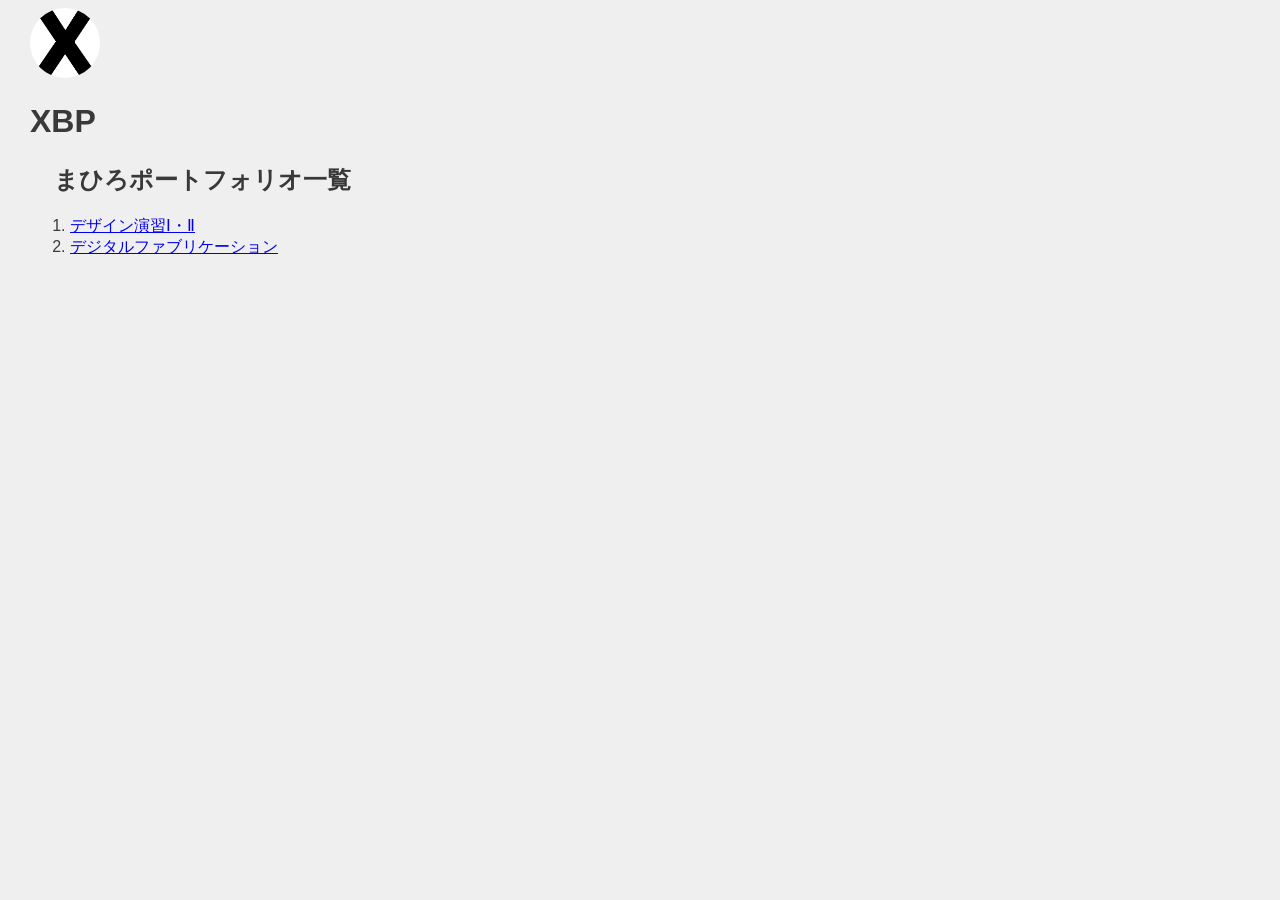
<file: index.html>
<!DOCTYPE html>
<html lang="jp">
<head>
    <meta charset="UTF-8">
    <title>XBP_HPsample</title>
    <link rel="stylesheet" href="./css/style.css">
</head>
<body>
    <logotohome>
    <a href="./index.html"><img src="./images/0_XBlogo.png" alt=""></a>
    </logotohome>
    <h1>XBP</h1>
        <h2>まひろポートフォリオ一覧</h2>
        <!-- このようにするとコードとして認識されない。（メモができる）-->
        <!--番号付きのリスト-->
        <ol>
            <li><a href="./de12/index.html">デザイン演習Ⅰ・Ⅱ</a></li>
            <li><a href="./digi_fab/index.html">デジタルファブリケーション</a></li>
        </ol>

            
        <br>
        <br>


</body>
</html>
</file>
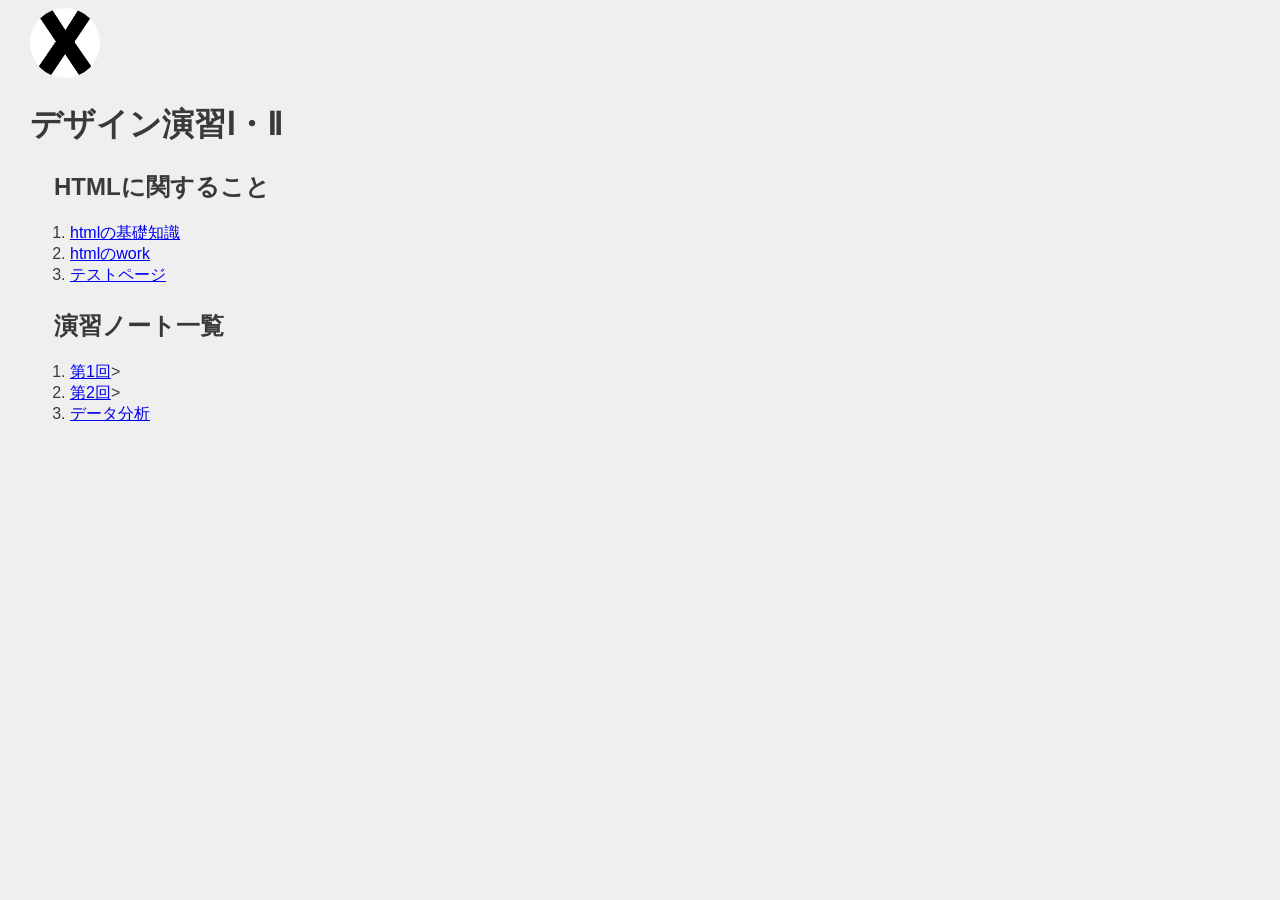
<file: de12/index.html>
<!DOCTYPE html>
<html lang="jp">
<head>
    <meta charset="UTF-8">
    <title>XBP_HPsample</title>
    <link rel="stylesheet" href="./css/style.css">
    <link rel="shortcut icon" href="./images/xbp.ico">
</head>
<body>
    <logotohome>
    <a href="../index.html"><img src="./images/0_XBlogo.png" alt=""></a>
    </logotohome>
    <h1>デザイン演習Ⅰ・Ⅱ</h1>
        <h2>HTMLに関すること</h2>
        <ol>
            <li><a href="./hp1.html" target="_blank">htmlの基礎知識</a></li>
            <li><a href="./hp2.html" target="_blank">htmlのwork</a></li>
            <li><a href="./test.html" target="_blank">テストページ</a></li>
        </ol>
        <h2>演習ノート一覧</h2>
        <ol>
            <li><a href="./1.html">第1回</a>></li>
            <li><a href="./2.html">第2回</a>></li>
            <li><a href="./3.html">データ分析</a></li>
        



    
<br>
<br>


</body>
</html>
</file>
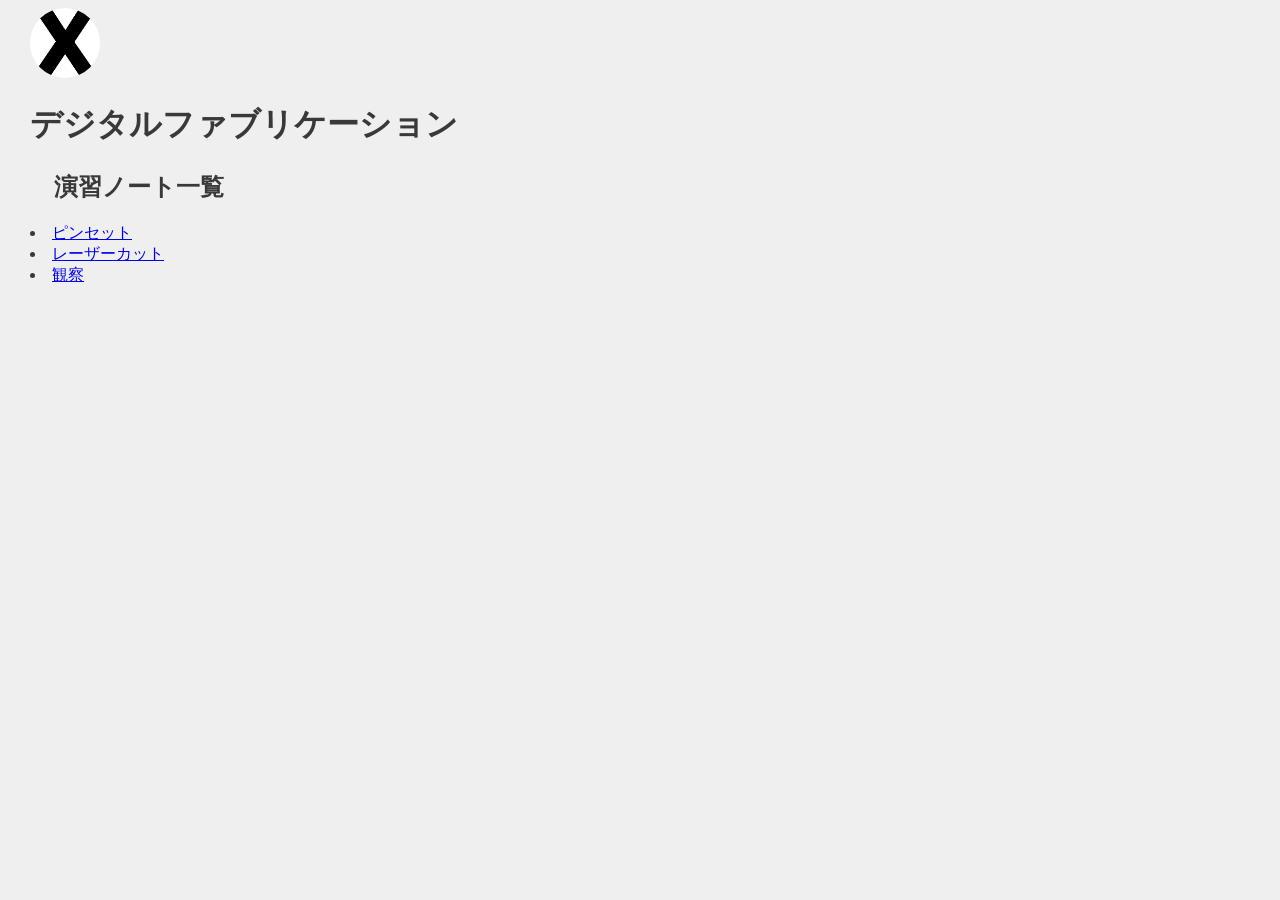
<file: digi_fab/index.html>
<!DOCTYPE html>
<html lang="jp">
<head>
    <meta charset="UTF-8">
    <title>デジタルファブリケーション</title>
    <link rel="stylesheet" href="./css/style.css">
    <link rel="shortcut icon" href="./images/xbp.ico">
</head>
<body>
    <logotohome>
    <a href="../index.html"><img src="./images/0_XBlogo.png" alt=""></a>
    </logotohome>
    <h1>デジタルファブリケーション</h1>
    <h2>演習ノート一覧</h2>




    


</body>
</html>
<li><a href="./3.html">ピンセット</a></li>
<li><a href="./1.html">レーザーカット</a></li>
<li><a href="./2.html">観察</a></li>
</file>
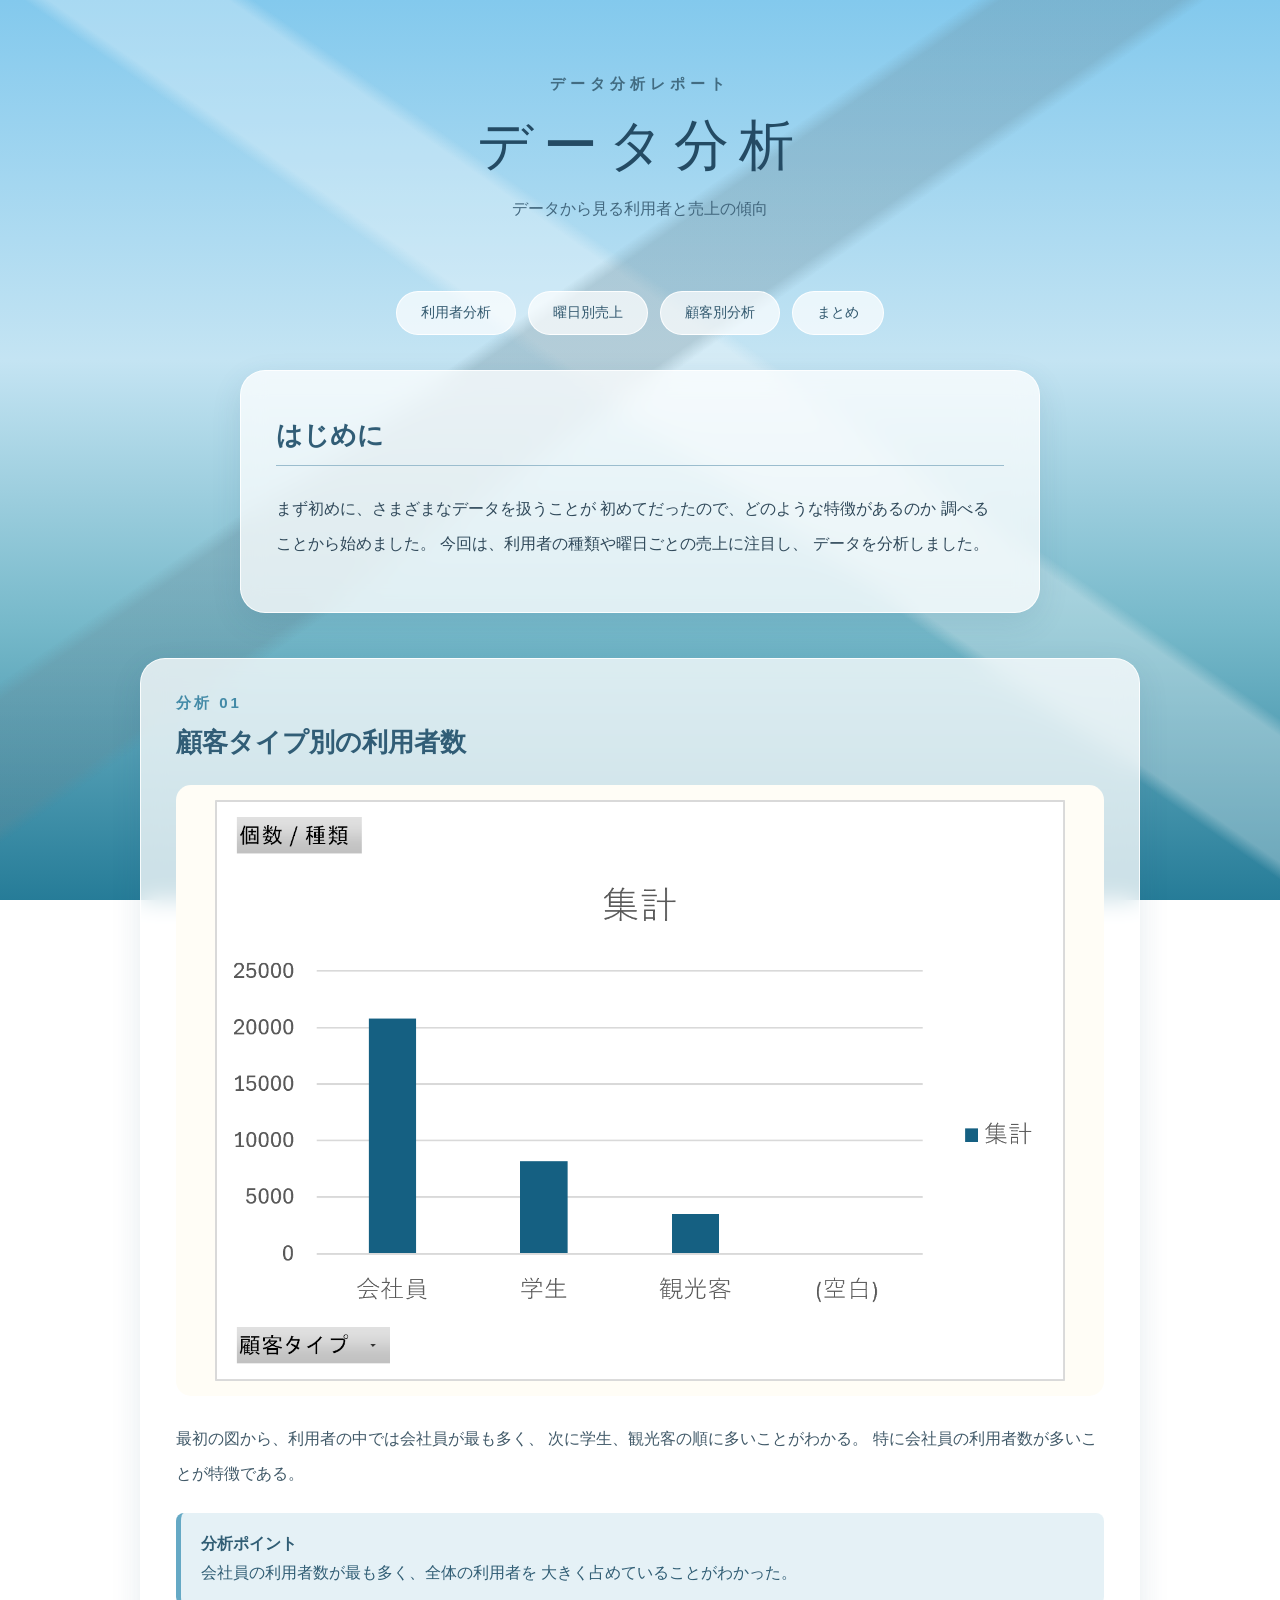
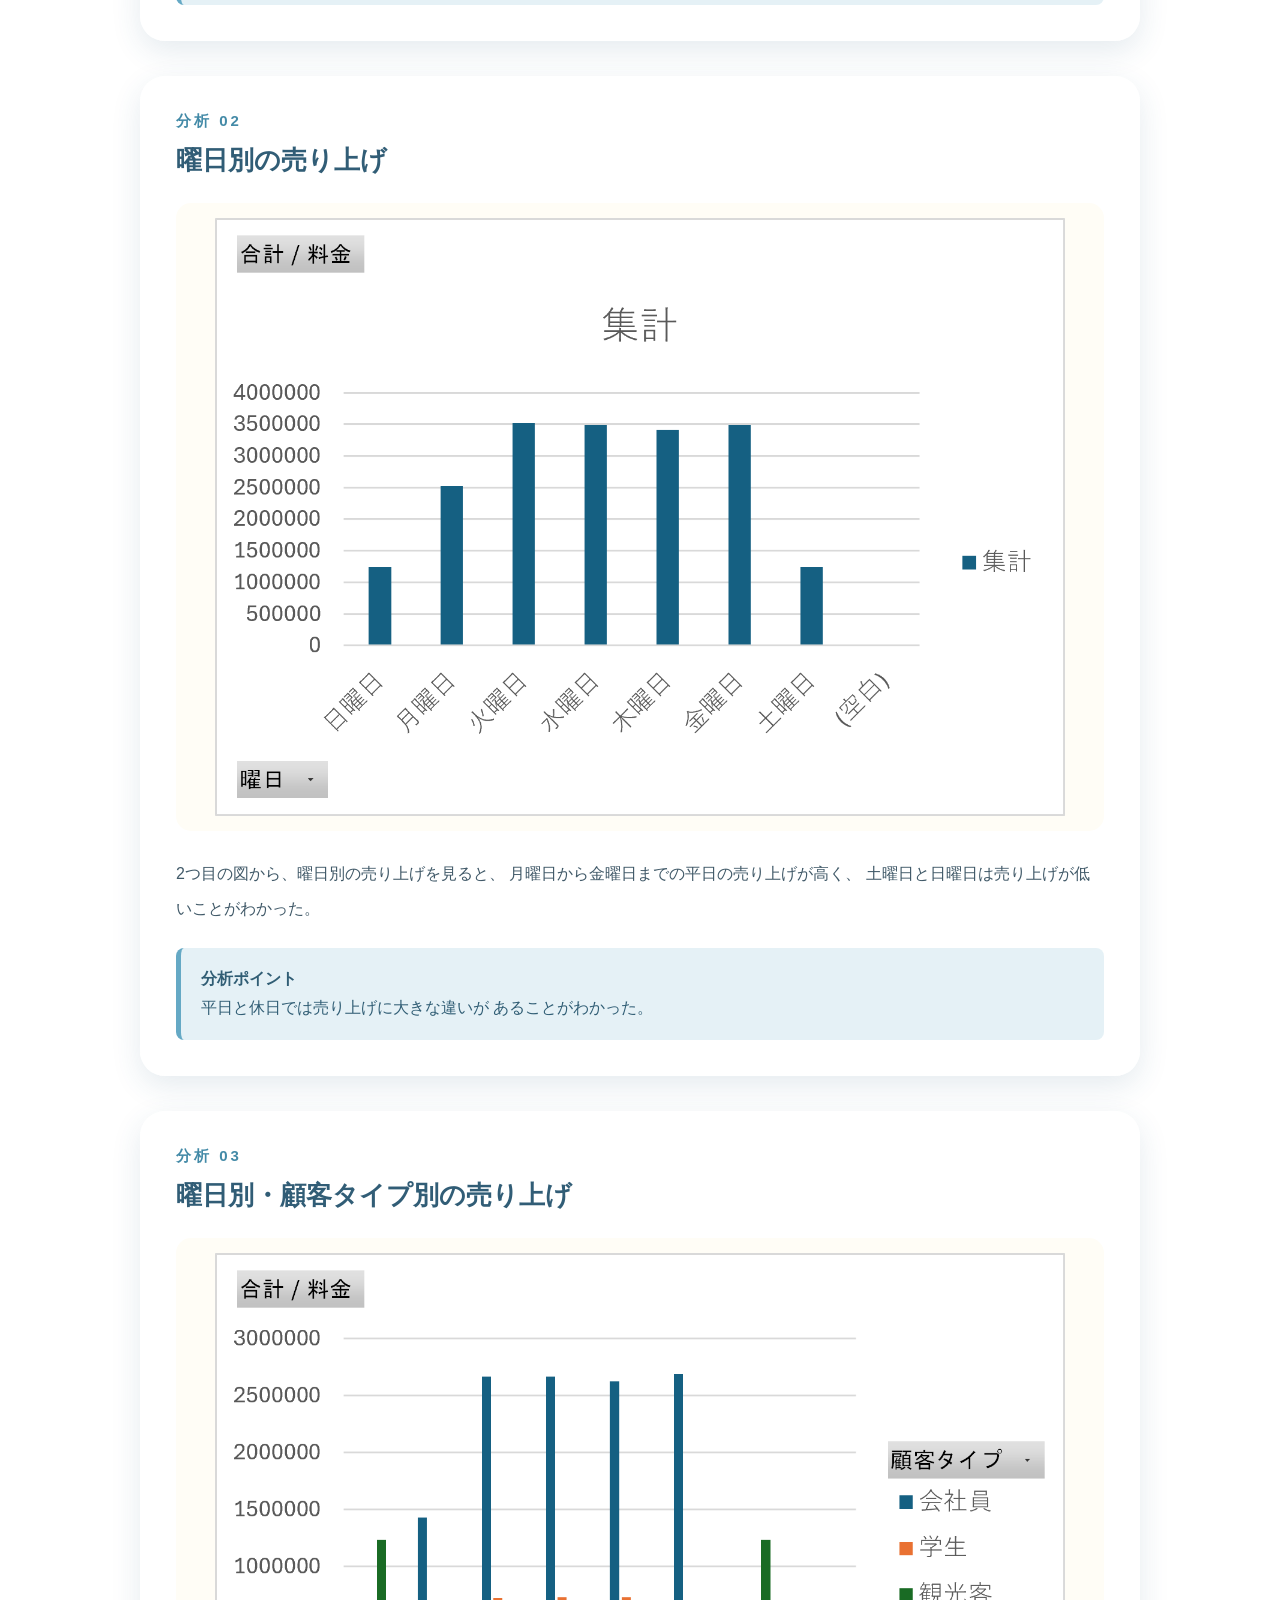
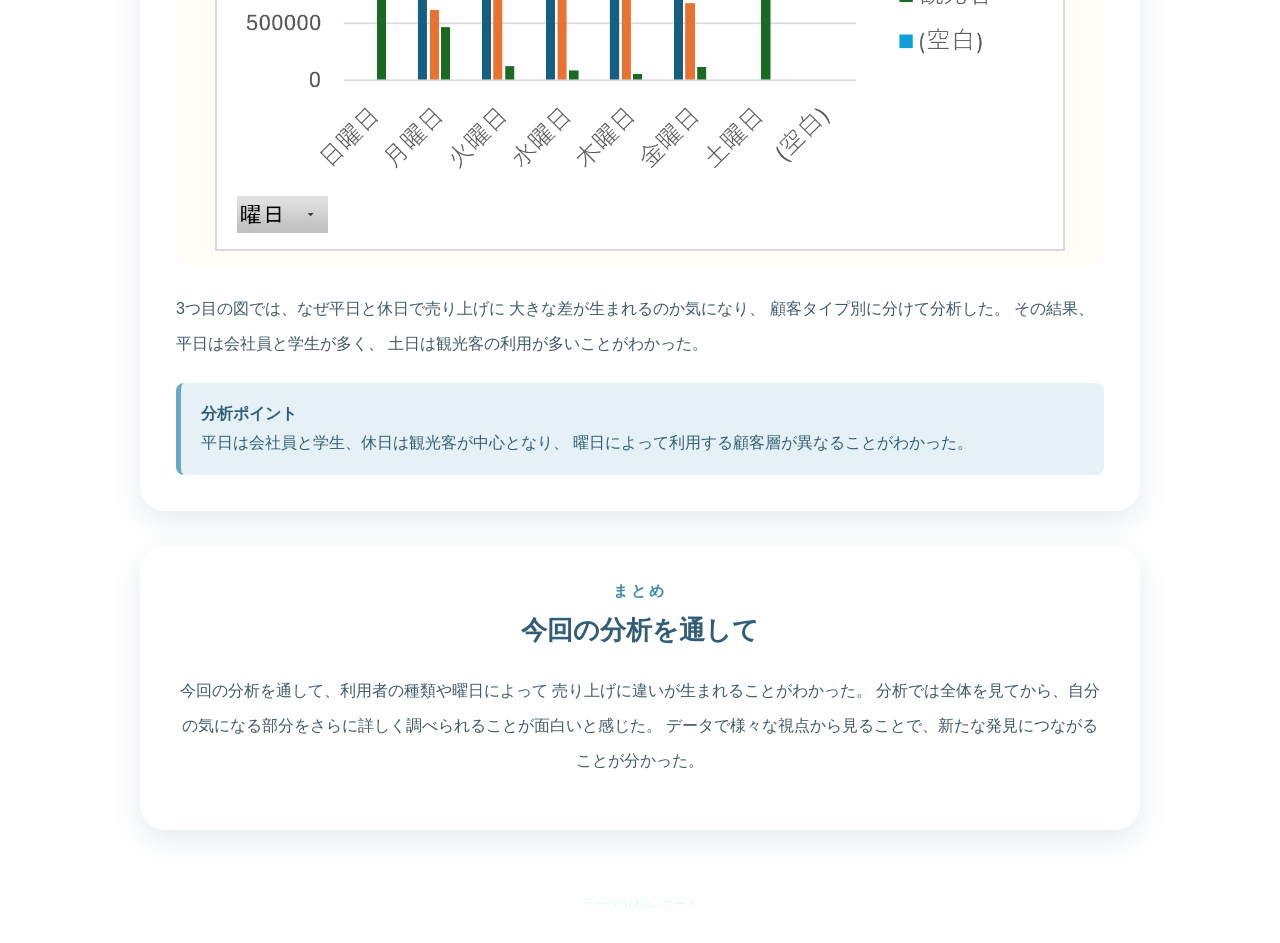
<file: de12/3.html>
<!DOCTYPE html>
<html lang="ja">
<head>
<meta charset="UTF-8">
<meta name="viewport" content="width=device-width, initial-scale=1.0">
<title>データ分析レポート</title>

<style>
* {
    box-sizing: border-box;
    scroll-behavior: smooth;
}

body {
    margin: 0;
    font-family: "Yu Gothic", "Meiryo", sans-serif;
    color: #30495a;

    background:
    linear-gradient(
        180deg,
        #83c9ed 0%,
        #c4e4f3 40%,
        #75b8c9 70%,
        #267c98 100%
    );

    background-attachment: fixed;
}

/* 背景 */
body::before {
    content: "";
    position: fixed;
    inset: 0;
    z-index: -1;

    background:
    linear-gradient(
        145deg,
        transparent 38%,
        rgba(103,135,148,0.3) 39%,
        rgba(103,135,148,0.3) 46%,
        transparent 47%
    ),
    linear-gradient(
        215deg,
        transparent 40%,
        rgba(255,255,255,0.3) 41%,
        rgba(255,255,255,0.3) 48%,
        transparent 49%
    );
}

/* ヘッダー */
header {
    text-align: center;
    padding: 75px 20px 45px;
}

header .subtitle {
    letter-spacing: 5px;
    font-size: 15px;
    color: #426c82;
    font-weight: bold;
}

header h1 {
    font-family: "Yu Mincho", serif;
    font-size: 55px;
    font-weight: normal;
    color: #244b64;
    margin: 15px 0;
    letter-spacing: 10px;
}

header p {
    color: #42677e;
    font-size: 16px;
}

/* ナビゲーション */
nav {
    display: flex;
    justify-content: center;
    flex-wrap: wrap;
    gap: 12px;
    margin: 10px auto 35px;
    padding: 0 15px;
}

nav a {
    text-decoration: none;
    color: #31586e;
    background: rgba(255,255,255,0.7);
    border: 1px solid rgba(255,255,255,0.9);
    padding: 12px 24px;
    border-radius: 30px;
    font-size: 14px;
    transition: 0.3s;
}

nav a:hover {
    background: #ffffff;
    transform: translateY(-3px);
}

/* メイン */
main {
    width: 90%;
    max-width: 1000px;
    margin: auto;
}

/* 半透明パネル */
.panel {
    background: rgba(255,255,255,0.76);
    backdrop-filter: blur(12px);
    -webkit-backdrop-filter: blur(12px);
    border: 1px solid rgba(255,255,255,0.85);
    border-radius: 25px;
    padding: 35px;
    margin-bottom: 35px;
    box-shadow: 0 10px 30px rgba(40,90,120,0.12);
}

/* はじめに */
.intro {
    max-width: 800px;
    margin: 0 auto 45px;
}

.intro h2 {
    font-family: "Yu Mincho", serif;
    font-size: 25px;
    border-bottom: 1px solid #9bbdce;
    padding-bottom: 12px;
}

.intro p {
    line-height: 2.2;
    font-size: 16px;
}

/* 分析の番号 */
.number {
    color: #438aa7;
    font-size: 15px;
    letter-spacing: 3px;
    font-weight: bold;
}

.panel h2 {
    font-family: "Yu Mincho", serif;
    font-size: 26px;
    color: #315d76;
    margin-top: 12px;
    margin-bottom: 25px;
}

/* グラフ */
.graph {
    background: #fffdf6;
    padding: 15px;
    border-radius: 15px;
    margin: 25px auto;
    text-align: center;
}

.graph img {
    display: block;
    width: 100%;
    max-width: 850px;
    height: auto;
    margin: auto;
}

/* 説明文 */
.description {
    font-size: 16px;
    line-height: 2.2;
    color: #405968;
    margin-top: 25px;
}

/* 注目ポイント */
.point {
    background: rgba(111,177,205,0.18);
    border-left: 5px solid #65a9c5;
    padding: 17px 20px;
    border-radius: 8px;
    margin-top: 22px;
    color: #315e75;
    line-height: 1.8;
}

/* まとめ */
.conclusion {
    text-align: center;
}

.conclusion h2 {
    font-family: "Yu Mincho", serif;
}

/* フッター */
footer {
    text-align: center;
    padding: 30px;
    color: #eaf7fc;
    font-size: 13px;
}

/* スマホ対応 */
@media (max-width: 600px) {

    header {
        padding-top: 50px;
    }

    header h1 {
        font-size: 35px;
        letter-spacing: 5px;
    }

    main {
        width: 94%;
    }

    .panel {
        padding: 22px 17px;
    }

    .panel h2 {
        font-size: 21px;
    }

    .description {
        font-size: 14px;
    }
}
</style>
</head>

<body>

<header>
    <div class="subtitle">データ分析レポート</div>
    <h1>データ分析</h1>
    <p>データから見る利用者と売上の傾向</p>
</header>

<nav>
    <a href="#analysis1">利用者分析</a>
    <a href="#analysis2">曜日別売上</a>
    <a href="#analysis3">顧客別分析</a>
    <a href="#summary">まとめ</a>
</nav>

<main>

    <!-- はじめに -->
    <section class="panel intro">
        <h2>はじめに</h2>
        <p>
            まず初めに、さまざまなデータを扱うことが
            初めてだったので、どのような特徴があるのか
            調べることから始めました。
            今回は、利用者の種類や曜日ごとの売上に注目し、
            データを分析しました。
        </p>
    </section>

    <!-- 1つ目 -->
    <section class="panel" id="analysis1">

        <div class="number">分析 01</div>
        <h2>顧客タイプ別の利用者数</h2>

        <div class="graph">
            <img src="images/kaisyaingaooi.png"
                 alt="顧客タイプ別の利用者数">
        </div>

        <p class="description">
            最初の図から、利用者の中では会社員が最も多く、
            次に学生、観光客の順に多いことがわかる。
            特に会社員の利用者数が多いことが特徴である。
        </p>

        <div class="point">
            <strong>分析ポイント</strong><br>
            会社員の利用者数が最も多く、全体の利用者を
            大きく占めていることがわかった。
        </div>

    </section>

    <!-- 2つ目 -->
    <section class="panel" id="analysis2">

        <div class="number">分析 02</div>
        <h2>曜日別の売り上げ</h2>

        <div class="graph">
            <img src="images/youbi1.png"
                 alt="曜日別の売り上げ">
        </div>

        <p class="description">
            2つ目の図から、曜日別の売り上げを見ると、
            月曜日から金曜日までの平日の売り上げが高く、
            土曜日と日曜日は売り上げが低いことがわかった。
        </p>

        <div class="point">
            <strong>分析ポイント</strong><br>
            平日と休日では売り上げに大きな違いが
            あることがわかった。
        </div>

    </section>

    <!-- 3つ目 -->
    <section class="panel" id="analysis3">

        <div class="number">分析 03</div>
        <h2>曜日別・顧客タイプ別の売り上げ</h2>

        <div class="graph">
            <img src="images/youbi2.png"
                 alt="曜日別・顧客タイプ別の売り上げ">
        </div>

        <p class="description">
            3つ目の図では、なぜ平日と休日で売り上げに
            大きな差が生まれるのか気になり、
            顧客タイプ別に分けて分析した。
            その結果、平日は会社員と学生が多く、
            土日は観光客の利用が多いことがわかった。
        </p>

        <div class="point">
            <strong>分析ポイント</strong><br>
            平日は会社員と学生、休日は観光客が中心となり、
            曜日によって利用する顧客層が異なることがわかった。
        </div>

    </section>

    <!-- まとめ -->
    <section class="panel conclusion" id="summary">

        <div class="number">まとめ</div>
        <h2>今回の分析を通して</h2>

        <p class="description">
            今回の分析を通して、利用者の種類や曜日によって
            売り上げに違いが生まれることがわかった。
            分析では全体を見てから、自分の気になる部分をさらに詳しく調べられることが面白いと感じた。
            データで様々な視点から見ることで、新たな発見につながることが分かった。
        </p>

    </section>

</main>

<footer>
    データ分析レポート
</footer>

</body>
</html>
</file>
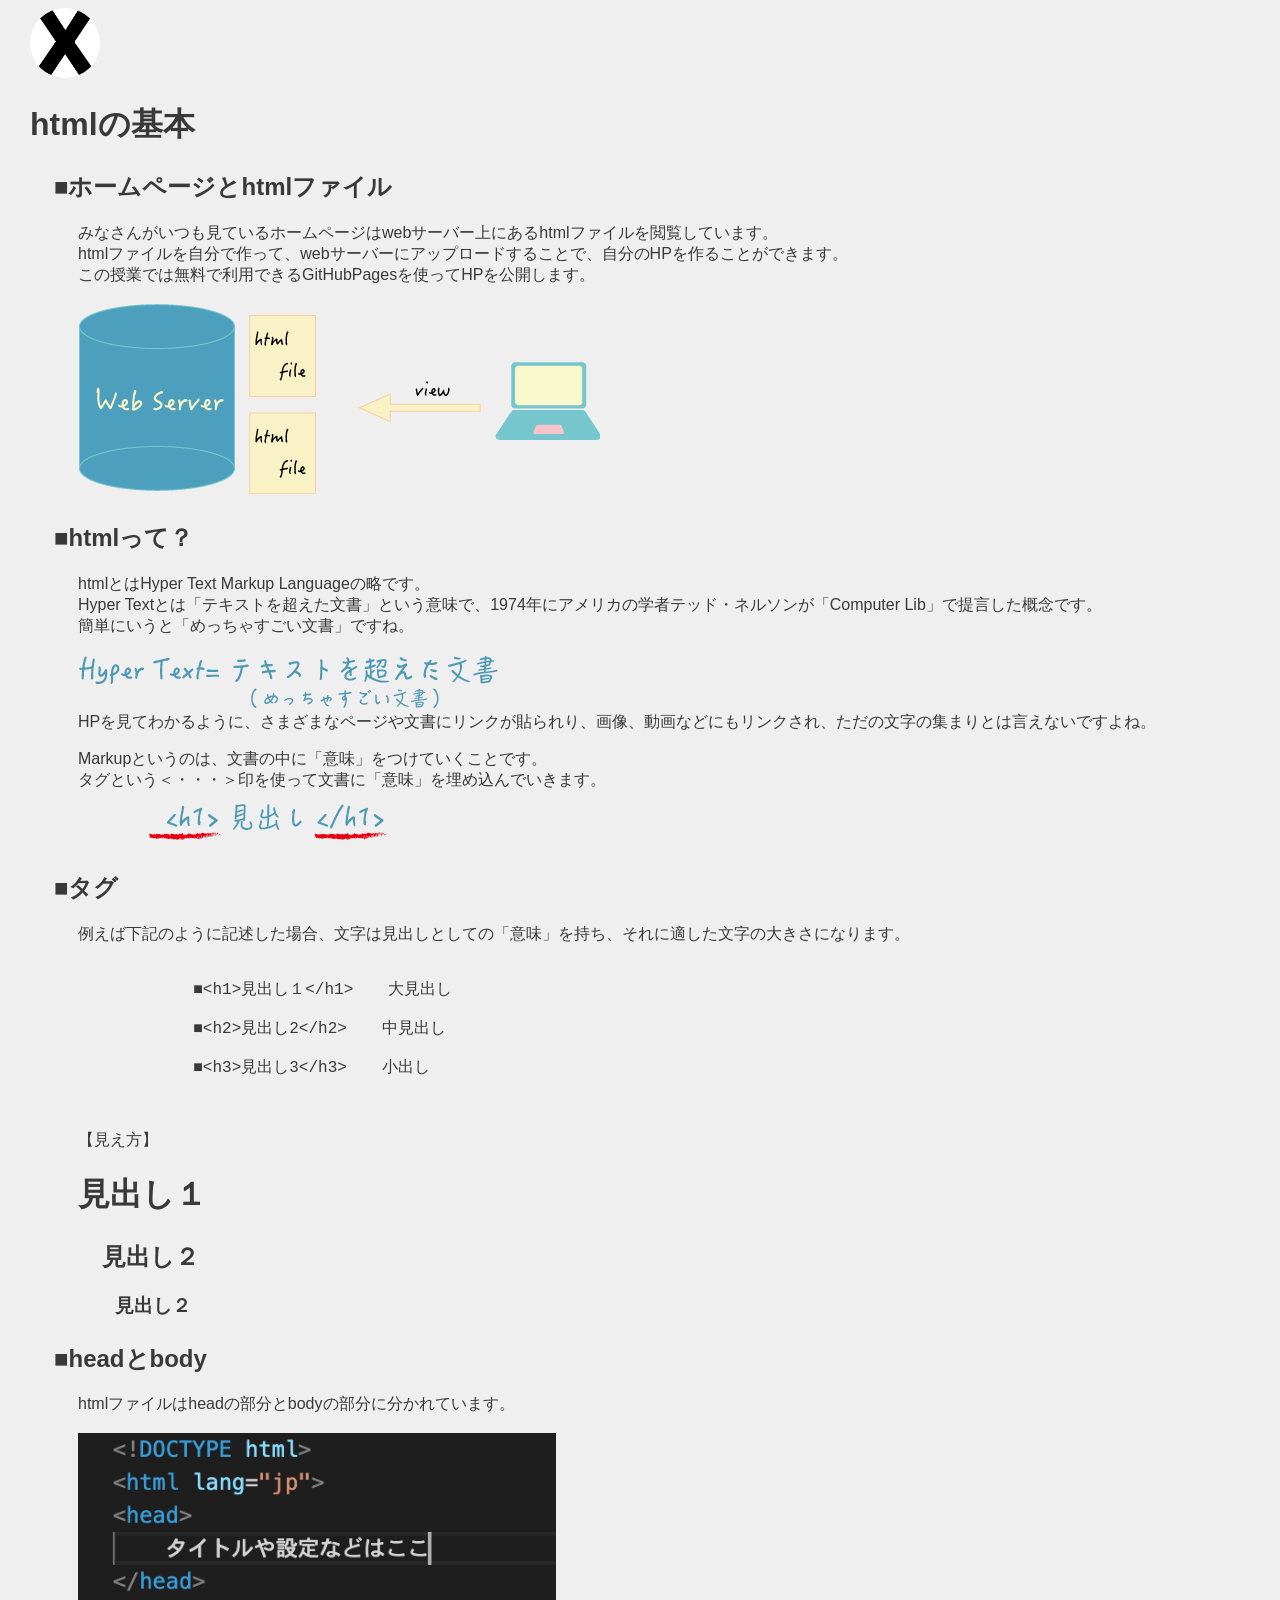
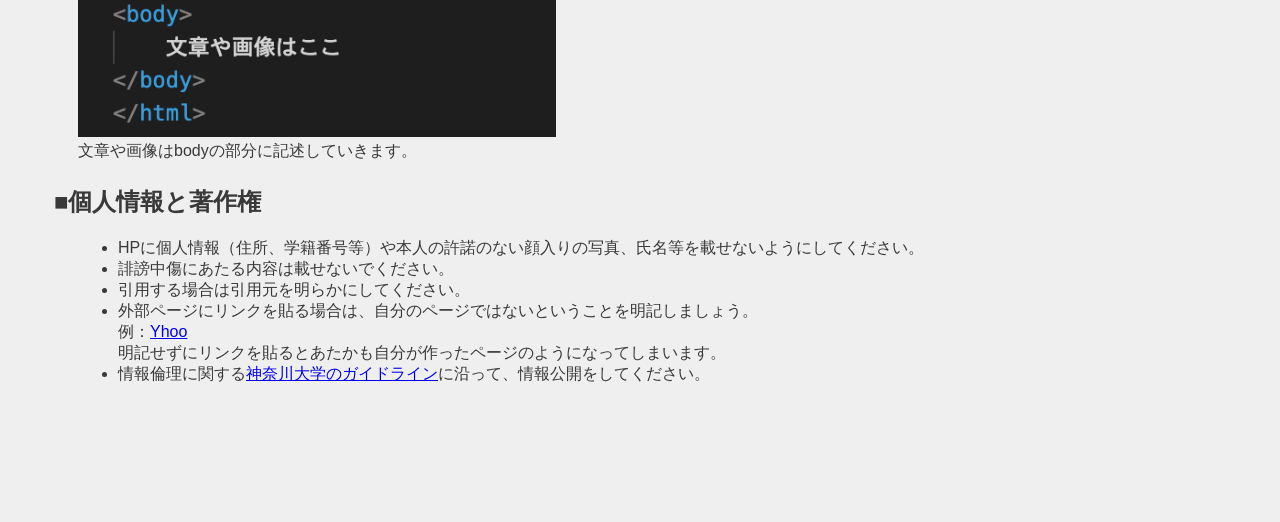
<file: de12/hp1.html>
<!DOCTYPE html>
<html lang="jp">
<head>
    <meta charset="UTF-8">
    <title>html_1</title>
    <link rel="stylesheet" href="./css/style.css">
    <link rel="shortcut icon" href="./images/xbp.ico">
</head>
<body>
    <logotohome>
    <a href="../index.html"><img src="./images/0_XBlogo.png" ></a>
    </logotohome>


    <h1>htmlの基本</h1>
    <h2>■ホームページとhtmlファイル</h2>
        <div>
            みなさんがいつも見ているホームページはwebサーバー上にあるhtmlファイルを閲覧しています。<br>
            htmlファイルを自分で作って、webサーバーにアップロードすることで、自分のHPを作ることができます。<br>
            この授業では無料で利用できるGitHubPagesを使ってHPを公開します。<br><br>
            <img src="./images/webserver_html.png">
        </div>
    <h2>■htmlって？</h2>
    <div>
        htmlとはHyper Text Markup Languageの略です。<br>
        Hyper Textとは「テキストを超えた文書」という意味で、1974年にアメリカの学者テッド・ネルソンが「Computer Lib」で提言した概念です。<br>
        簡単にいうと「めっちゃすごい文書」ですね。<br><br>
        <img src="./images/hypertxt.png"><br>
        HPを見てわかるように、さまざまなページや文書にリンクが貼られり、画像、動画などにもリンクされ、ただの文字の集まりとは言えないですよね。
    </div>
    <div>
        
        Markupというのは、文書の中に「意味」をつけていくことです。<br>
        タグという＜・・・＞印を使って文書に「意味」を埋め込んでいきます。<br>
        <img src="./images/tag.png">

    </div>
    


    <h2>■タグ</h2>
    <div>
        例えば下記のように記述した場合、文字は見出しとしての「意味」を持ち、それに適した文字の大きさになります。<br>
        <xmp>
            ■<h1>見出し１</h1>    大見出し
    
            ■<h2>見出し2</h2>    中見出し
    
            ■<h3>見出し3</h3>    小出し
    
        </xmp>
        【見え方】
        <h1>見出し１</h1>
        <h2>見出し２</h2>
        <h3>見出し２</h3>

    </div>
    
    <h2>■headとbody</h2>
    <div>
    htmlファイルはheadの部分とbodyの部分に分かれています。<br><br>
        <img src="./images/htmlbasic.png" width="40%">
        <br>
        文章や画像はbodyの部分に記述していきます。
    </div>

    <h2>■個人情報と著作権</h2>
    <div>
        <ul>
            <li>HPに個人情報（住所、学籍番号等）や本人の許諾のない顔入りの写真、氏名等を載せないようにしてください。</li>
            <li>誹謗中傷にあたる内容は載せないでください。</li>
            <li>引用する場合は引用元を明らかにしてください。</li>
            <li>外部ページにリンクを貼る場合は、自分のページではないということを明記しましょう。<br>例：<a href="https://www.yahoo.co.jp/">Yhoo</a><br>
            明記せずにリンクを貼るとあたかも自分が作ったページのようになってしまいます。 </li>
            <li>情報倫理に関する<a href="https://www.kanagawa-u.ac.jp/sns/guideline/" target="_blank">神奈川大学のガイドライン</a>に沿って、情報公開をしてください。</li>
        </ul>
    
    </div>






    
<br>
<br>


</body>
</html>
</file>
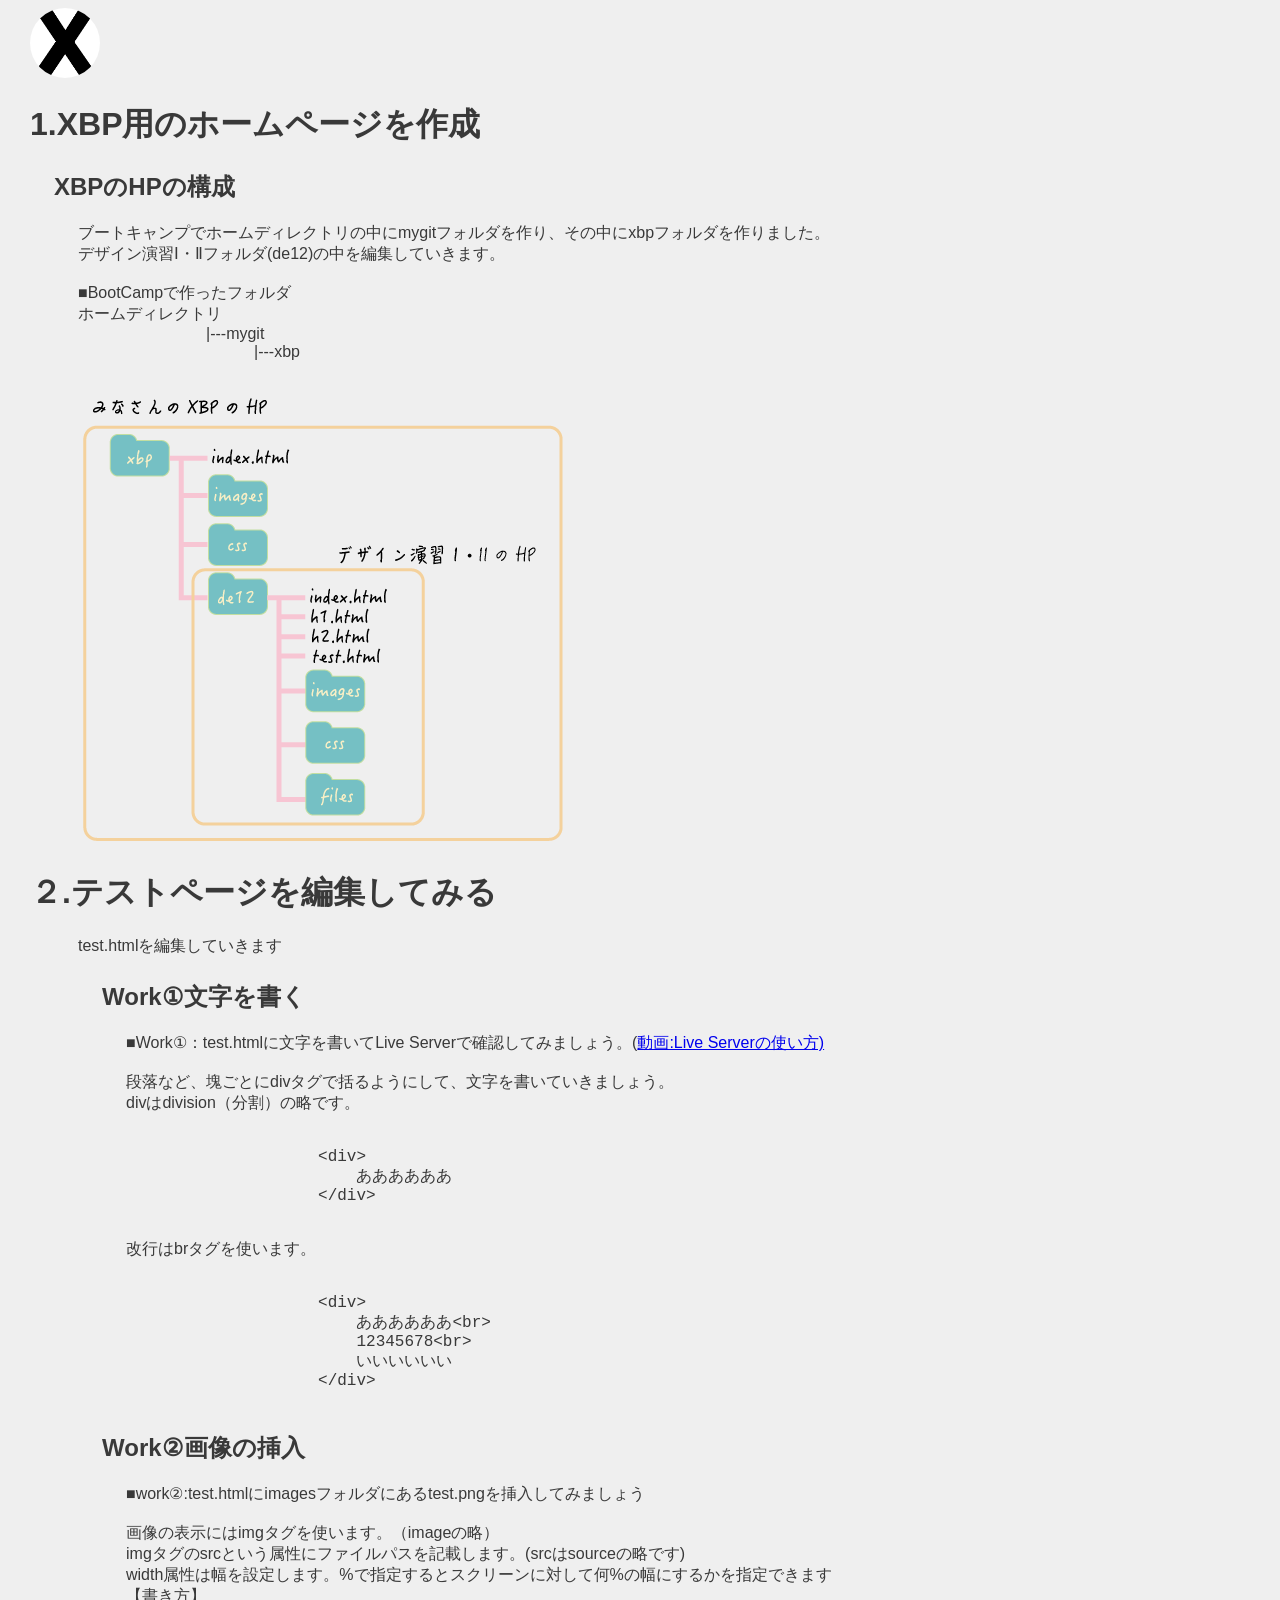
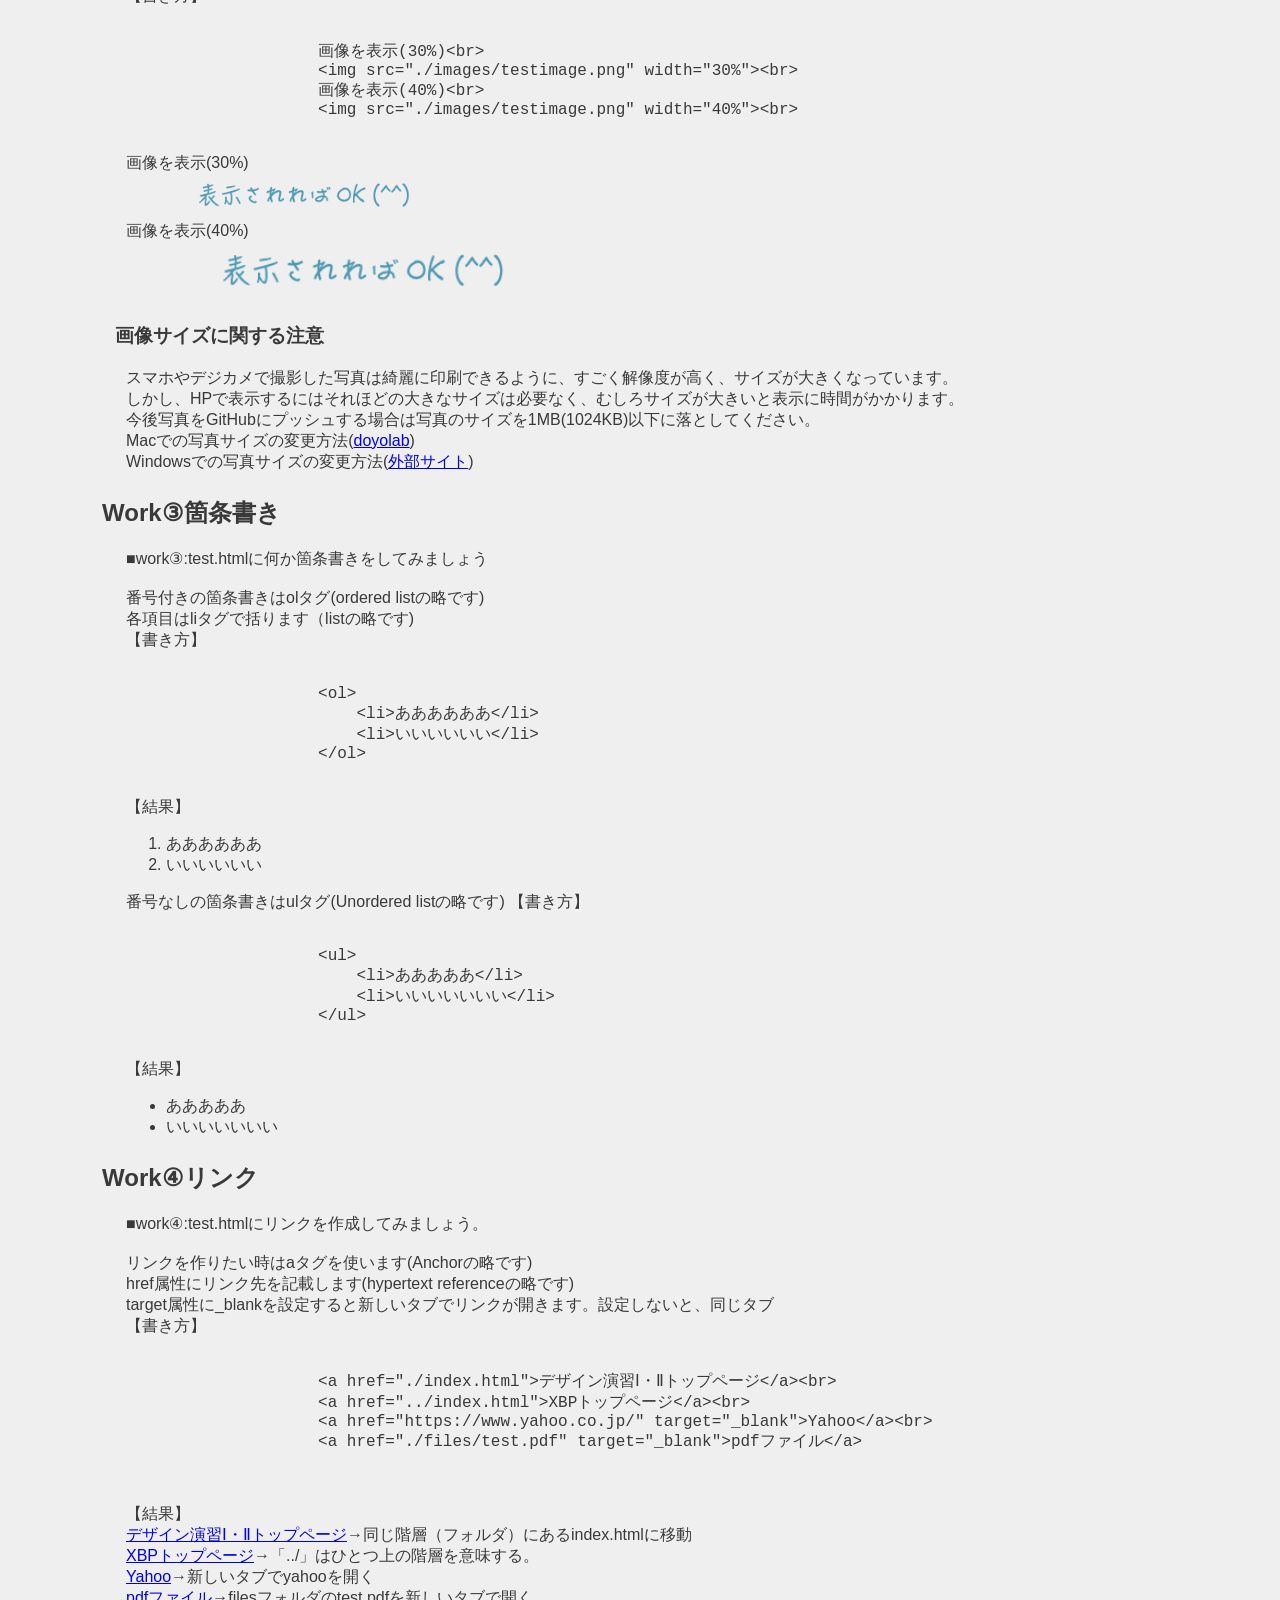
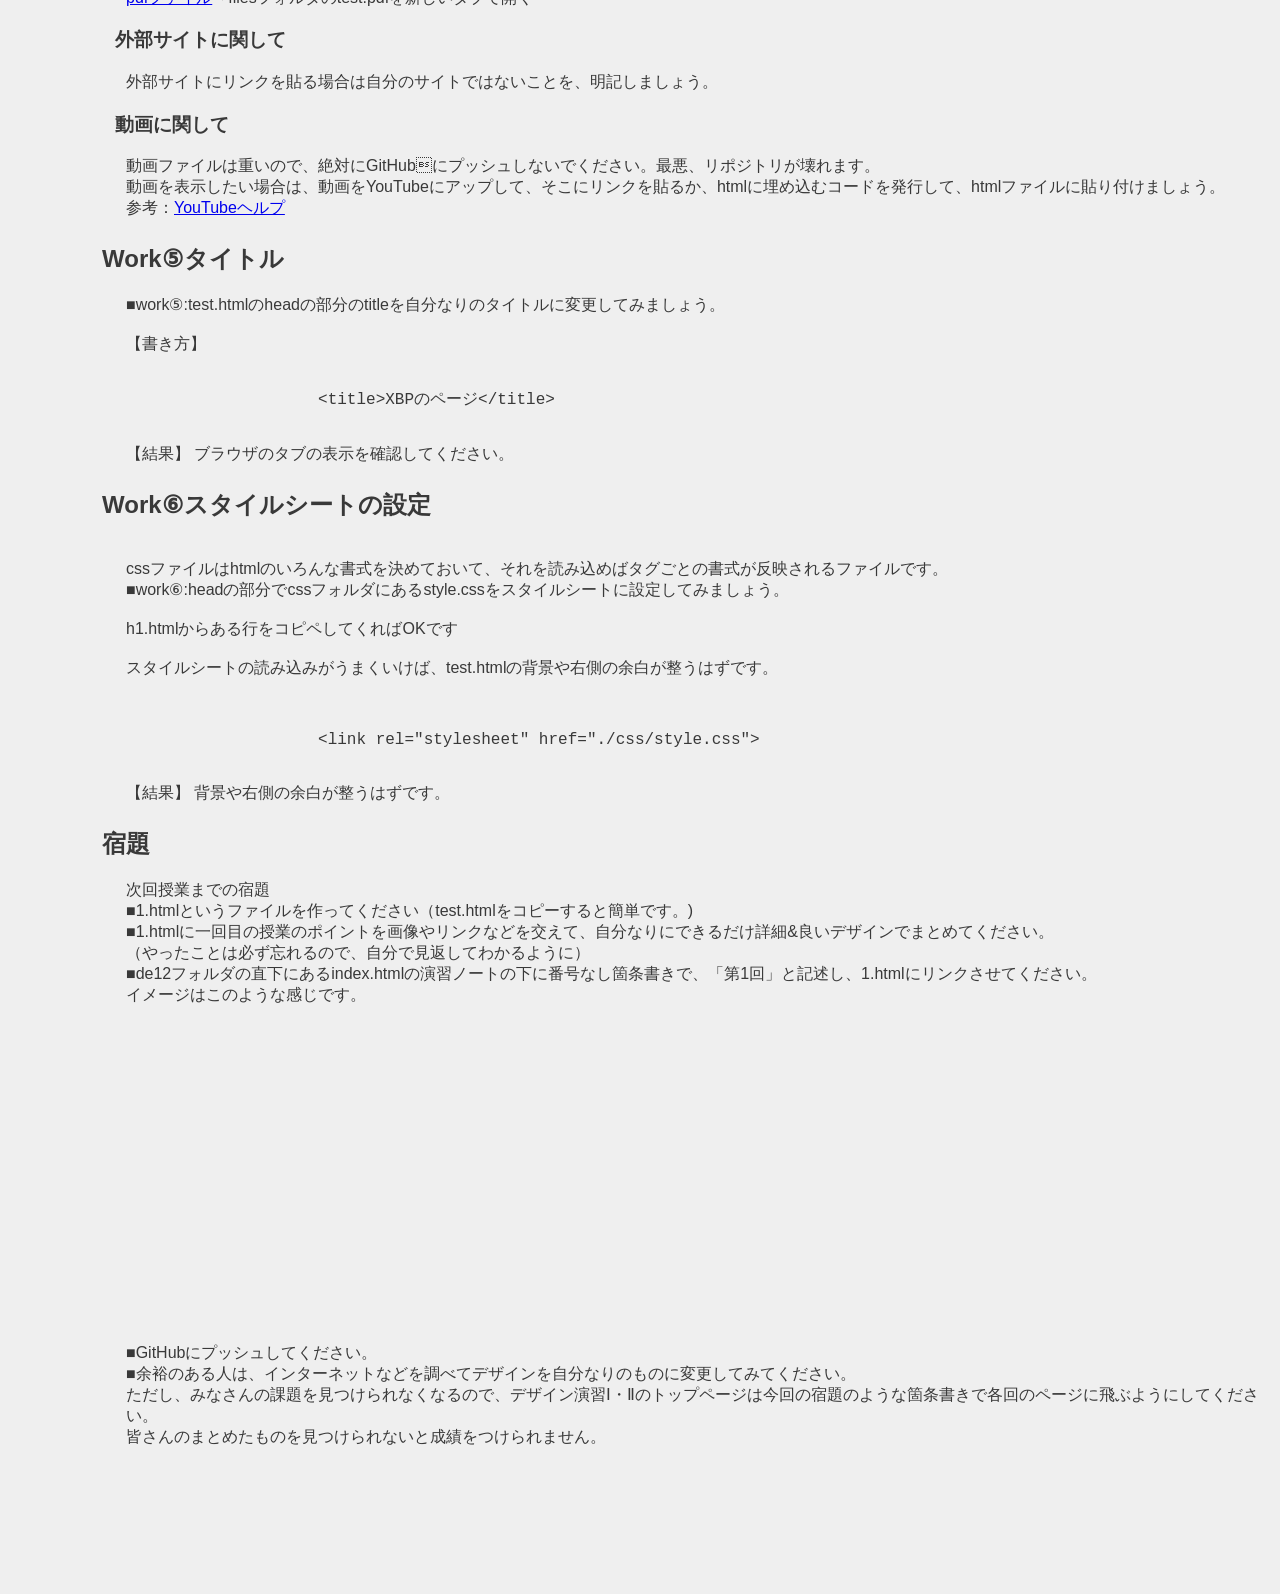
<file: de12/hp2.html>
<!DOCTYPE html>
<html lang="jp">
<head>
    <meta charset="UTF-8">
    <title>html_2</title>
    <link rel="stylesheet" href="./css/style.css">
    <link rel="shortcut icon" href="./images/xbp.ico">
</head>
<body>
    <logotohome>
    <a href="../index.html"><img src="./images/0_XBlogo.png" alt=""></a>
    </logotohome>

    
    <h1>1.XBP用のホームページを作成</h1>
        <h2>XBPのHPの構成</h2>
        <div>
            ブートキャンプでホームディレクトリの中にmygitフォルダを作り、その中にxbpフォルダを作りました。<br>
            デザイン演習Ⅰ・Ⅱフォルダ(de12)の中を編集していきます。<br><br>

            ■BootCampで作ったフォルダ<br>
            ホームディレクトリ<br>
            &emsp;&emsp;&emsp;&emsp;&emsp;&emsp;&emsp;&emsp;|---mygit<br>
            &emsp;&emsp;&emsp;&emsp;&emsp;&emsp;&emsp;&emsp;&emsp;&emsp;&emsp;|---xbp<br><br><br>
            
            
            <img src="images/samplefolder1.png">
                        
            
        </div>
       

    <h1>２.テストページを編集してみる</h1>
    <div>test.htmlを編集していきます
        <h2>Work①文字を書く</h2>
            <div>
                ■Work①：test.htmlに文字を書いてLive Serverで確認してみましょう。(<a href="https://youtu.be/DpFo8xBrLMc">動画:Live Serverの使い方)</a><br><br>
                段落など、塊ごとにdivタグで括るようにして、文字を書いていきましょう。<br>
                divはdivision（分割）の略です。<br>
                <xmp>
                    <div>
                        ああああああ
                    </div>
                </xmp>
                改行はbrタグを使います。
                <xmp>
                    <div>
                        ああああああ<br>
                        12345678<br>
                        いいいいいい
                    </div>
                </xmp>
            </div>
            <h2>Work②画像の挿入</h2>
            <div>
                ■work②:test.htmlにimagesフォルダにあるtest.pngを挿入してみましょう<br><br>
                画像の表示にはimgタグを使います。（imageの略）<br>
                imgタグのsrcという属性にファイルパスを記載します。(srcはsourceの略です)<br>
                width属性は幅を設定します。%で指定するとスクリーンに対して何%の幅にするかを指定できます<br>
                【書き方】
                <xmp>
                    画像を表示(30%)<br>
                    <img src="./images/testimage.png" width="30%"><br>
                    画像を表示(40%)<br>
                    <img src="./images/testimage.png" width="40%"><br>
                </xmp>

            </div>
            <div>
            画像を表示(30%)<br>
            <img src="./images/testimage.png" width="30%"><br>
            画像を表示(40%)<br>
            <img src="./images/testimage.png" width="40%"><br>
            
            </div>
            <h3>画像サイズに関する注意</h3>
            <diV>
                スマホやデジカメで撮影した写真は綺麗に印刷できるように、すごく解像度が高く、サイズが大きくなっています。<br>
                しかし、HPで表示するにはそれほどの大きなサイズは必要なく、むしろサイズが大きいと表示に時間がかかります。<br>
                今後写真をGitHubにプッシュする場合は写真のサイズを1MB(1024KB)以下に落としてください。<br>
                Macでの写真サイズの変更方法(<a href="https://doyodoyo.github.io/doyolab/03photomemo.html" target="_blank">doyolab</a>)<br>
                Windowsでの写真サイズの変更方法(<a href="https://office-hack.com/windows/windows10-image-resize/" target="_blank">外部サイト</a>)

            </diV>

            <h2>Work③箇条書き</h2>

            <div>
                ■work③:test.htmlに何か箇条書きをしてみましょう<br><br>
                番号付きの箇条書きはolタグ(ordered listの略です)<br>
                各項目はliタグで括ります（listの略です)<br>
                【書き方】
                <xmp>
                    <ol>
                        <li>ああああああ</li>
                        <li>いいいいいい</li>
                    </ol>
                </xmp>
                【結果】
                <ol>
                    <li>ああああああ</li>
                    <li>いいいいいい</li>
                </ol>
            </div>
            <div>
                番号なしの箇条書きはulタグ(Unordered listの略です)
                【書き方】
                <xmp>
                    <ul>
                        <li>あああああ</li>
                        <li>いいいいいいい</li>
                    </ul>
                </xmp>
                【結果】
                <ul>
                    <li>あああああ</li>
                    <li>いいいいいいい</li>
                </ul>

            </div>
            <h2>Work④リンク</h2>
            <div>
                ■work④:test.htmlにリンクを作成してみましょう。<br><br>
                リンクを作りたい時はaタグを使います(Anchorの略です)<br>
                href属性にリンク先を記載します(hypertext referenceの略です)<br>
                target属性に_blankを設定すると新しいタブでリンクが開きます。設定しないと、同じタブ<br>
                【書き方】
                <xmp>
                    <a href="./index.html">デザイン演習Ⅰ・Ⅱトップページ</a><br>
                    <a href="../index.html">XBPトップページ</a><br>
                    <a href="https://www.yahoo.co.jp/" target="_blank">Yahoo</a><br>
                    <a href="./files/test.pdf" target="_blank">pdfファイル</a>

                </xmp>
                【結果】<br>
                <a href="./index.html">デザイン演習Ⅰ・Ⅱトップページ</a>→同じ階層（フォルダ）にあるindex.htmlに移動<br>
                <a href="../index.html">XBPトップページ</a>→「../」はひとつ上の階層を意味する。<br>
                <a href="https://www.yahoo.co.jp/" target="_blank">Yahoo</a>→新しいタブでyahooを開く<br>
                <a href="./files/test.pdf" target="_blank">pdfファイル</a>→filesフォルダのtest.pdfを新しいタブで開く<br>
            </div>
            <h3>外部サイトに関して</h3>
            <div>
                外部サイトにリンクを貼る場合は自分のサイトではないことを、明記しましょう。
            </div>
            <h3>動画に関して</h3>
            <div>
            動画ファイルは重いので、絶対にGitHubにプッシュしないでください。最悪、リポジトリが壊れます。<br>
            動画を表示したい場合は、動画をYouTubeにアップして、そこにリンクを貼るか、htmlに埋め込むコードを発行して、htmlファイルに貼り付けましょう。<br>
            参考：<a href="https://support.google.com/youtube/answer/171780?hl=ja" target="_blank">YouTubeヘルプ</a>
            </div>
            <h2>Work⑤タイトル</h2>
            <div>
                ■work⑤:test.htmlのheadの部分のtitleを自分なりのタイトルに変更してみましょう。<br><br>
                【書き方】
                <xmp>
                    <title>XBPのページ</title>
                </xmp>
                【結果】
                ブラウザのタブの表示を確認してください。
            </div>

            <h2>Work⑥スタイルシートの設定</h2>
            <div>
                <br>cssファイルはhtmlのいろんな書式を決めておいて、それを読み込めばタグごとの書式が反映されるファイルです。<br>
                ■work⑥:headの部分でcssフォルダにあるstyle.cssをスタイルシートに設定してみましょう。<br><br>
                h1.htmlからある行をコピペしてくればOKです<br>
                
                <br>スタイルシートの読み込みがうまくいけば、test.htmlの背景や右側の余白が整うはずです。
                <br><br>
                <xmp>
                    <link rel="stylesheet" href="./css/style.css">
                </xmp>
                【結果】
                背景や右側の余白が整うはずです。
            </div>

            <h2>宿題</h2>
            <div>
                次回授業までの宿題<br>
                ■1.htmlというファイルを作ってください（test.htmlをコピーすると簡単です。)<br>
                ■1.htmlに一回目の授業のポイントを画像やリンクなどを交えて、自分なりにできるだけ詳細&良いデザインでまとめてください。<br>
                （やったことは必ず忘れるので、自分で見返してわかるように）<br>
                ■de12フォルダの直下にあるindex.htmlの演習ノートの下に番号なし箇条書きで、「第1回」と記述し、1.htmlにリンクさせてください。<br>
                
                イメージはこのような感じです。<br>
                <iframe width="560" height="315" src="https://www.youtube.com/embed/QmtEP_GOFp0" title="YouTube video player" frameborder="0" allow="accelerometer; autoplay; clipboard-write; encrypted-media; gyroscope; picture-in-picture" allowfullscreen></iframe>
                <br><br>
                ■GitHubにプッシュしてください。<br>

                ■余裕のある人は、インターネットなどを調べてデザインを自分なりのものに変更してみてください。<br>
                ただし、みなさんの課題を見つけられなくなるので、デザイン演習Ⅰ・Ⅱのトップページは今回の宿題のような箇条書きで各回のページに飛ぶようにしてください。<br>
                皆さんのまとめたものを見つけられないと成績をつけられません。
            </div>

    </div>
    
<br>
<br>


</body>
</html>
</file>
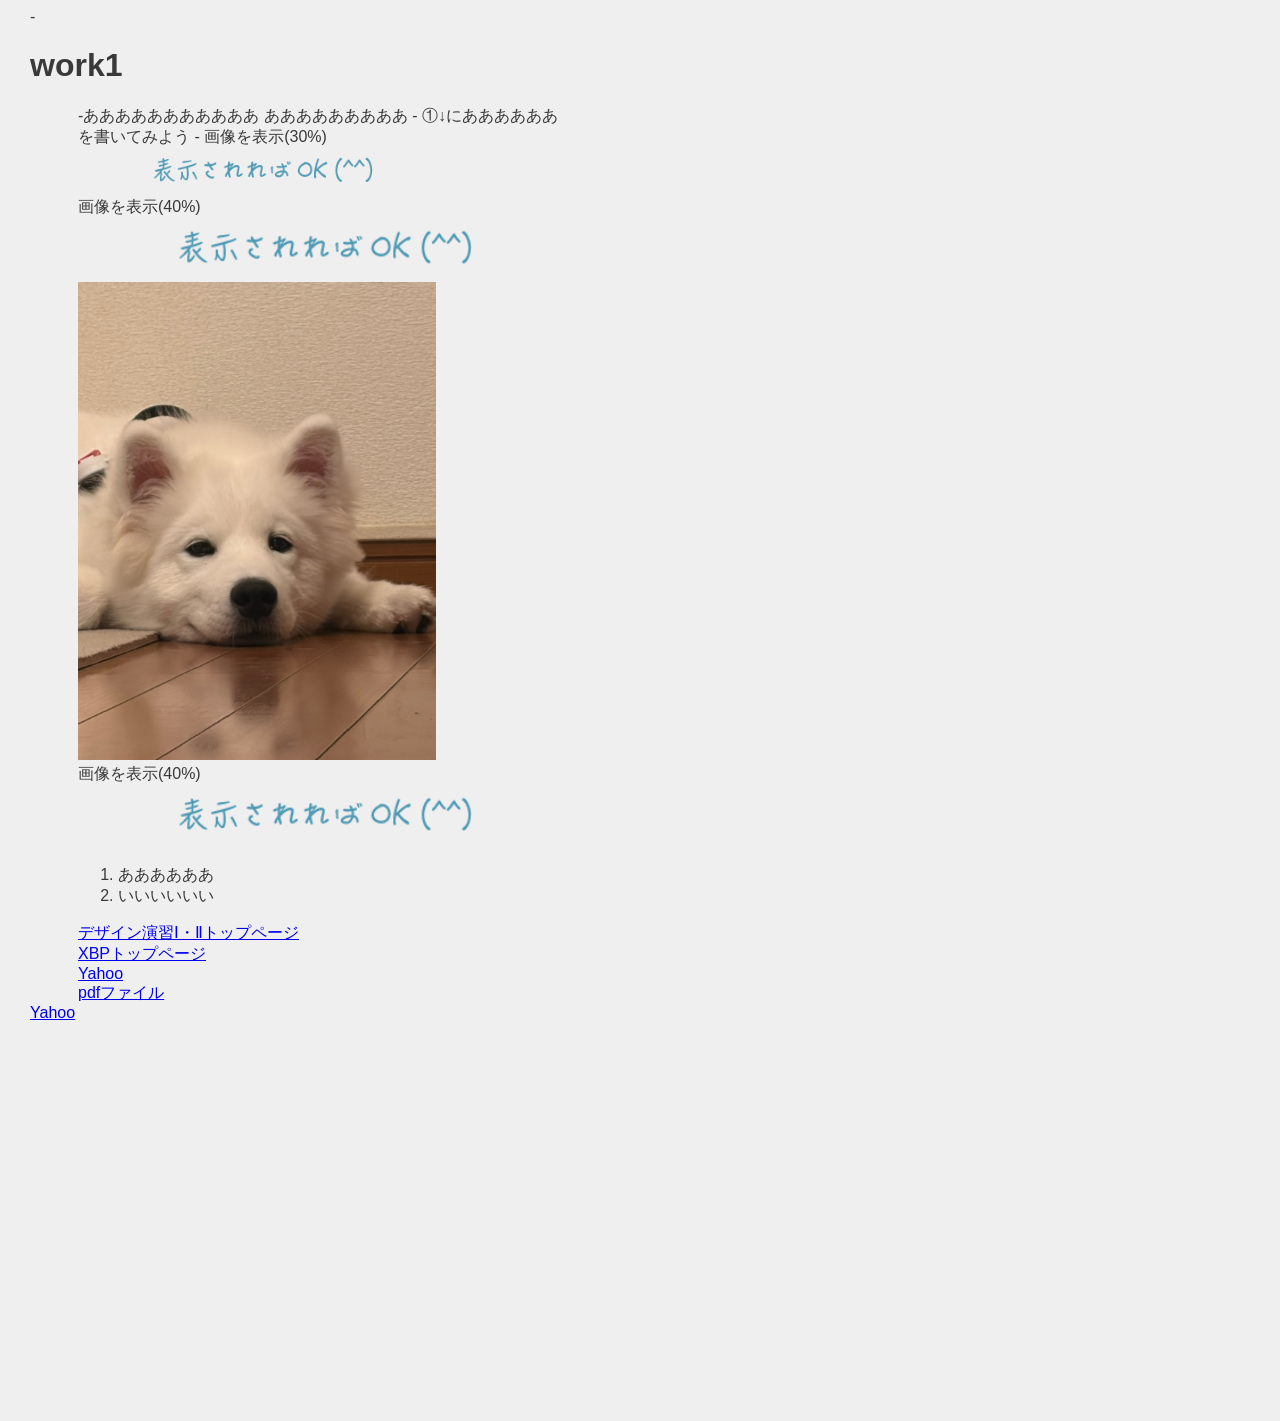
<file: de12/test.html>
<!DOCTYPE html>
<html lang="jp">
<head>
      -
    <title>まひろのテストページ</title>
    <!-- ⑤スタイルシートの設定をしよう -->
    <!-- h1.htmlからある行をコピペしてくればOK -->
</head>
<body>
    <h1>work1

    </h1>
    <!-- 塊ごとにdivタグで区切るようにしましょう。 -->
    <div>
         -あああああああああああ
        あああああああああ
    - ①↓にああああああ<br>を書いてみよう -


         <!-- ②↓に画像（imagesフォルダにあるtest.png）を挿入してみよう -->
 画像を表示(30%)<br>
                    <img src="./images/testimage.png" width="30%"><br>
                    画像を表示(40%)<br>
                    <img src="./images/testimage.png" width="40%"><br>
                <img src="./images/inu.jpeg" width="30%"><br>
                    画像を表示(40%)<br>
                    <img src="./images/testimage.png" width="40%"><br>
                
         <!-- ③↓に箇条書きをしてみよう -->
<ol>
                        <li>ああああああ</li>
                        <li>いいいいいい</li>
                    </ol>
         <!-- ④↓に外部リンクを作ってみよう -->
<a href="./index.html">デザイン演習Ⅰ・Ⅱトップページ</a><br>
                    <a href="../index.html">XBPトップページ</a><br>
                    <a href="https://www.yahoo.co.jp/" target="_blank">Yahoo</a><br>
                    <a href="./files/test.pdf" target="_blank">pdfファイル</a>
    </div>

</body><a href="<a href="https://www.adidas.jp/" target="_blank">Yahoo</a><br>
</html>
<iframe width="560" height="315" src="https://www.youtube.com/embed/P1LZBlf9aiU?si=_C1PX3g1_KjBv9Vh" title="YouTube video player" frameborder="0" allow="accelerometer; autoplay; clipboard-write; encrypted-media; gyroscope; picture-in-picture; web-share" referrerpolicy="strict-origin-when-cross-origin" allowfullscreen></iframe><br>
<link rel="stylesheet" href="./css/style.css">
</file>
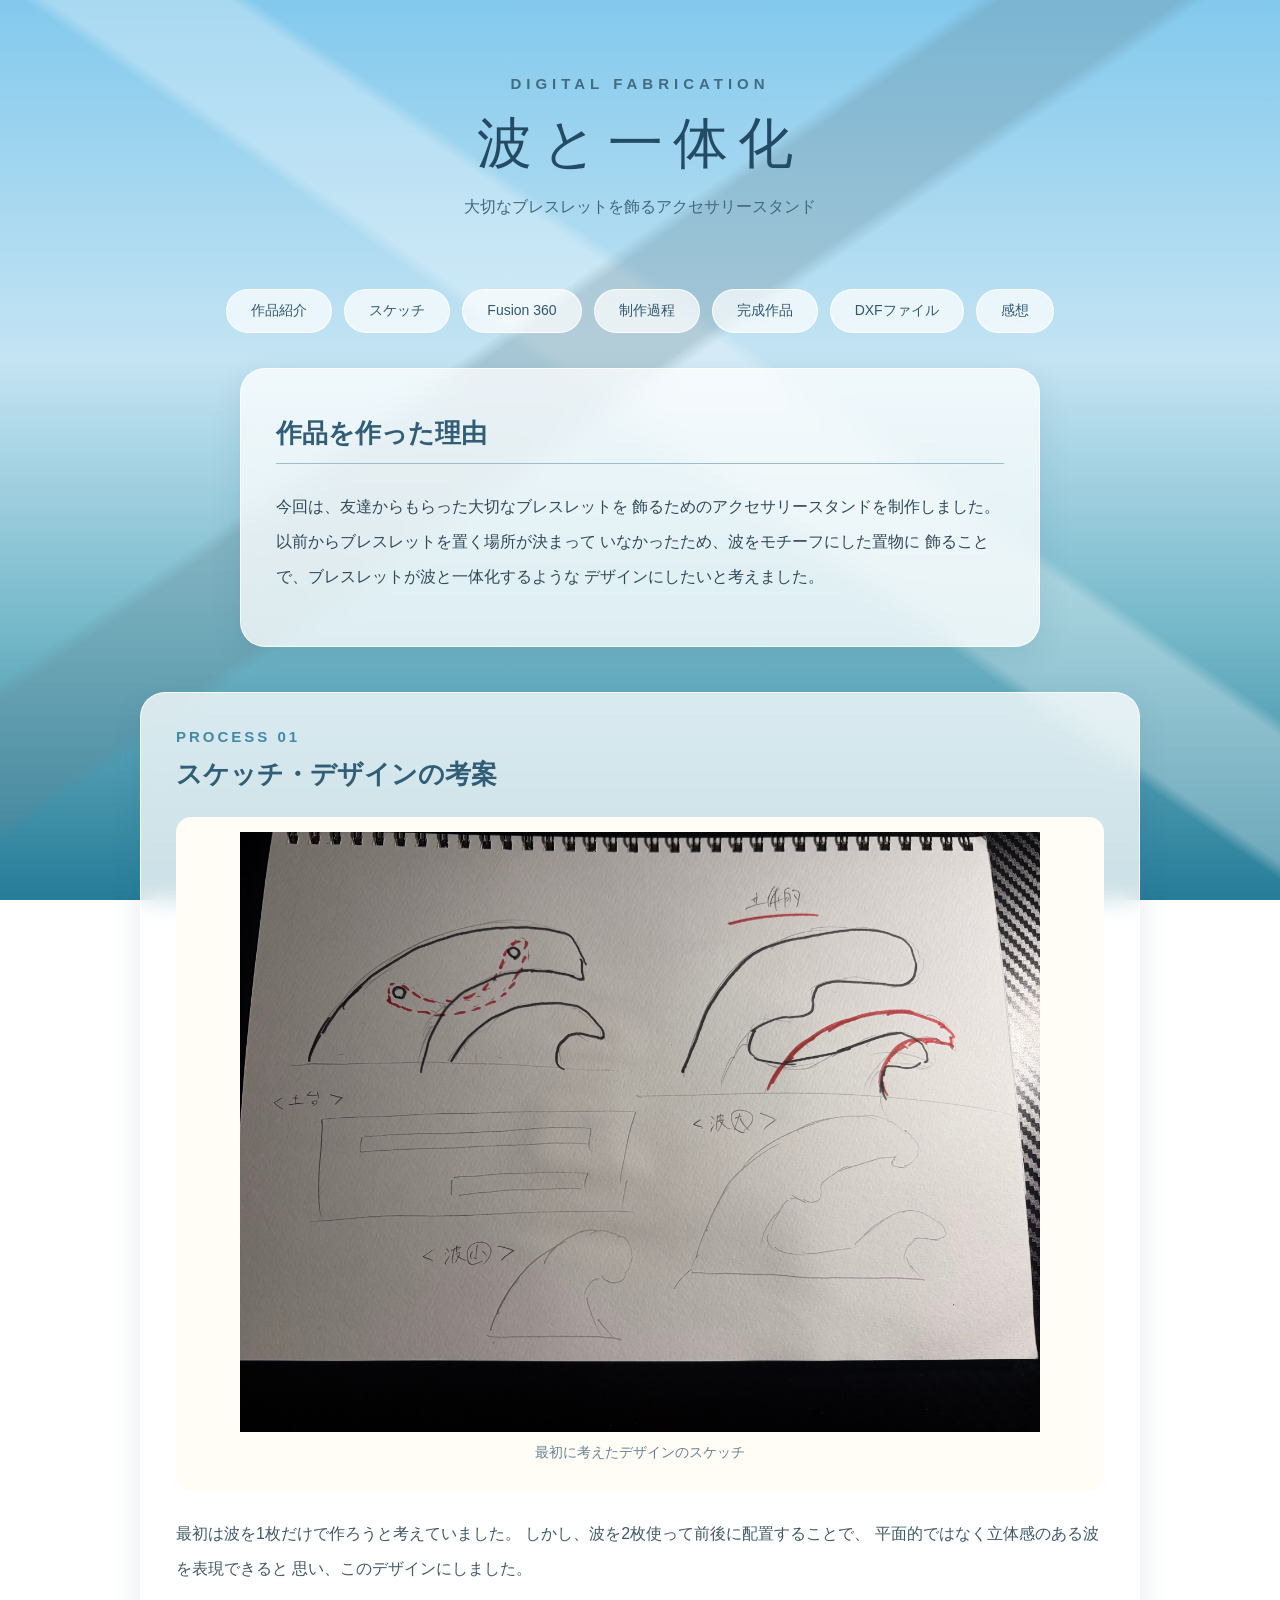
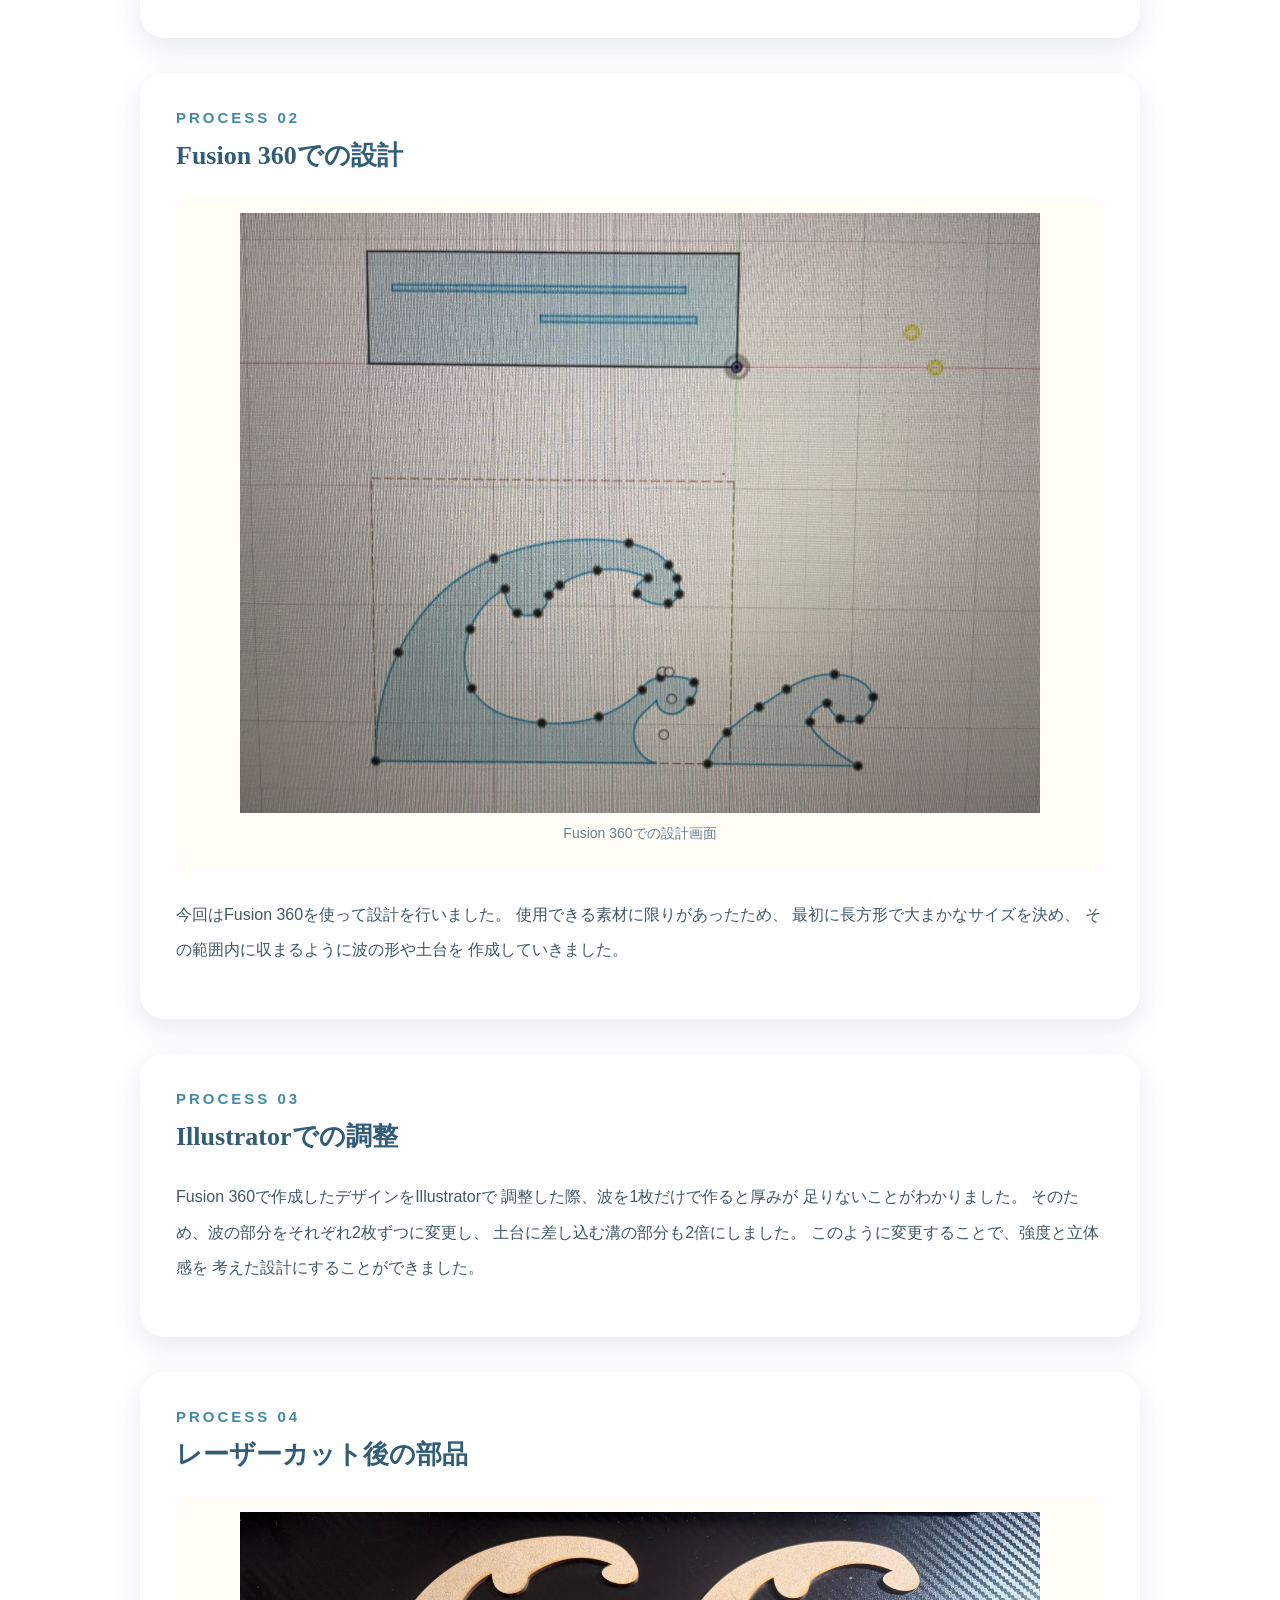
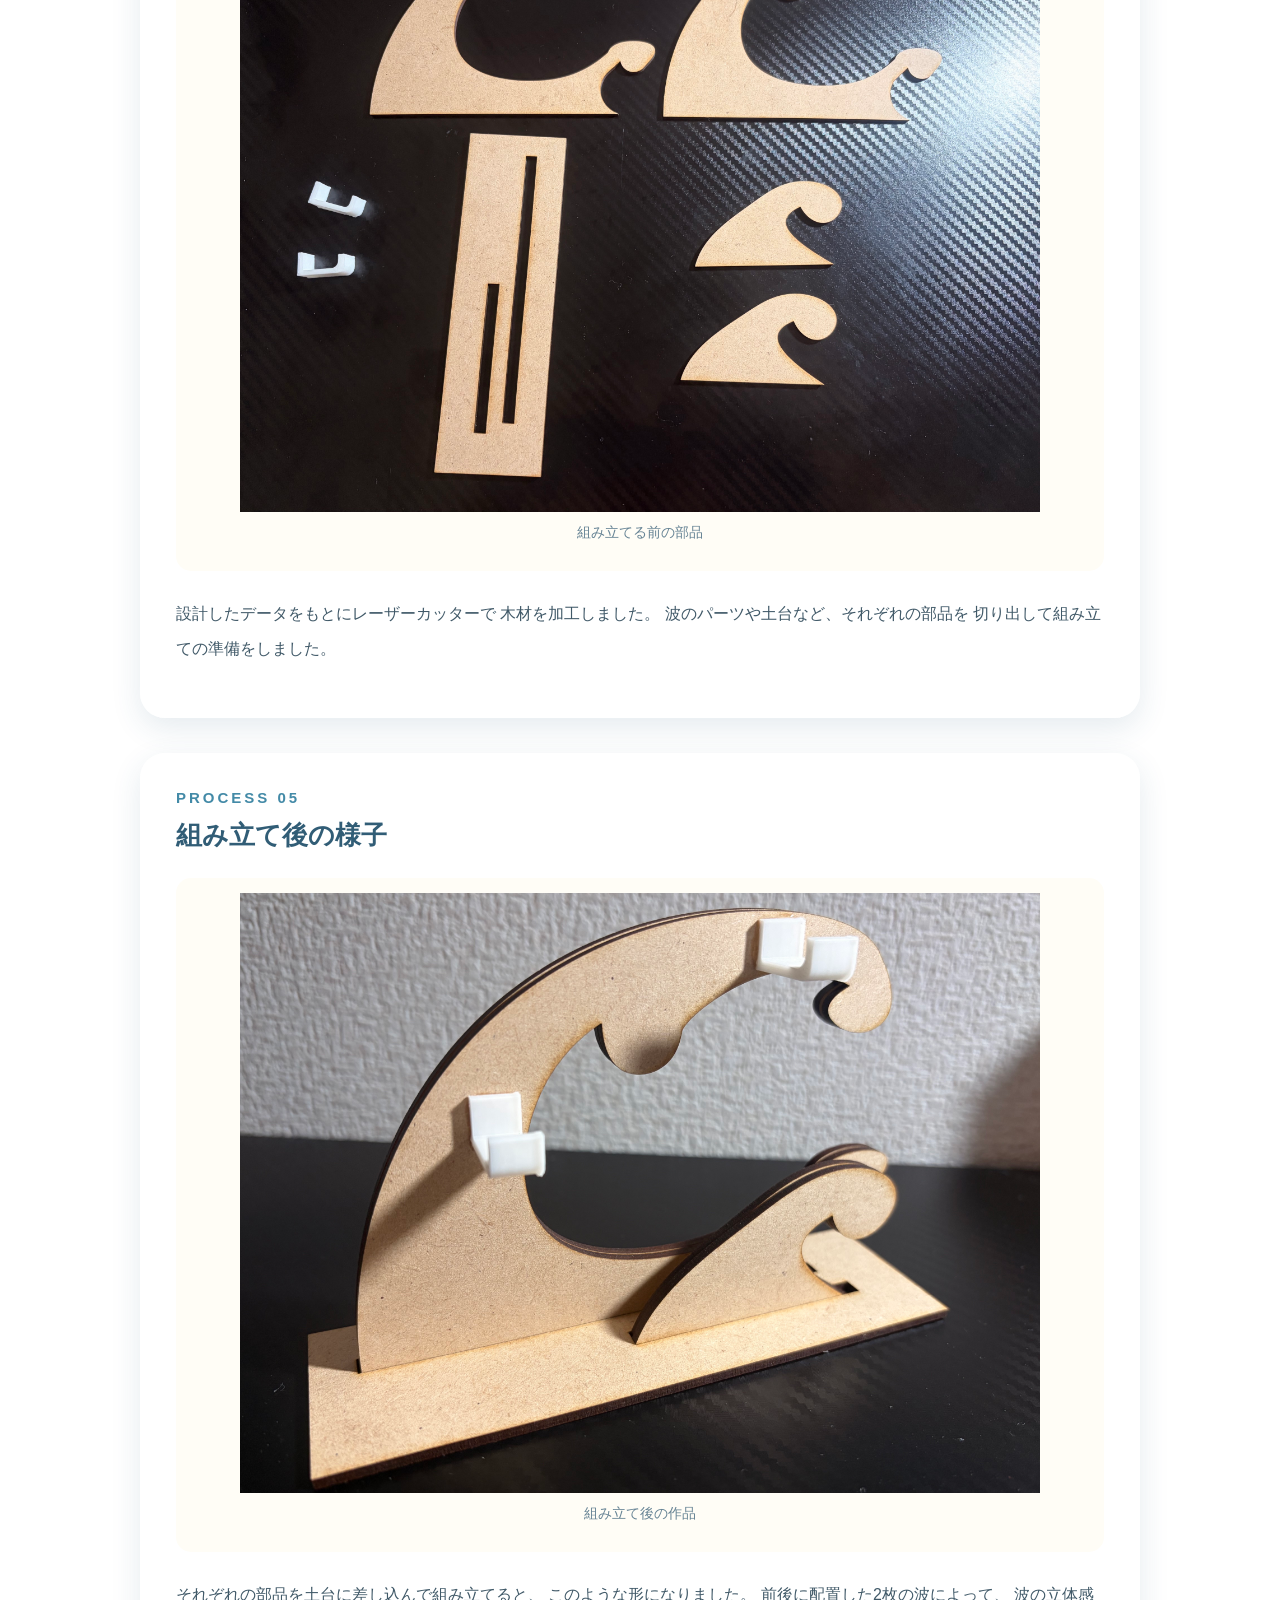
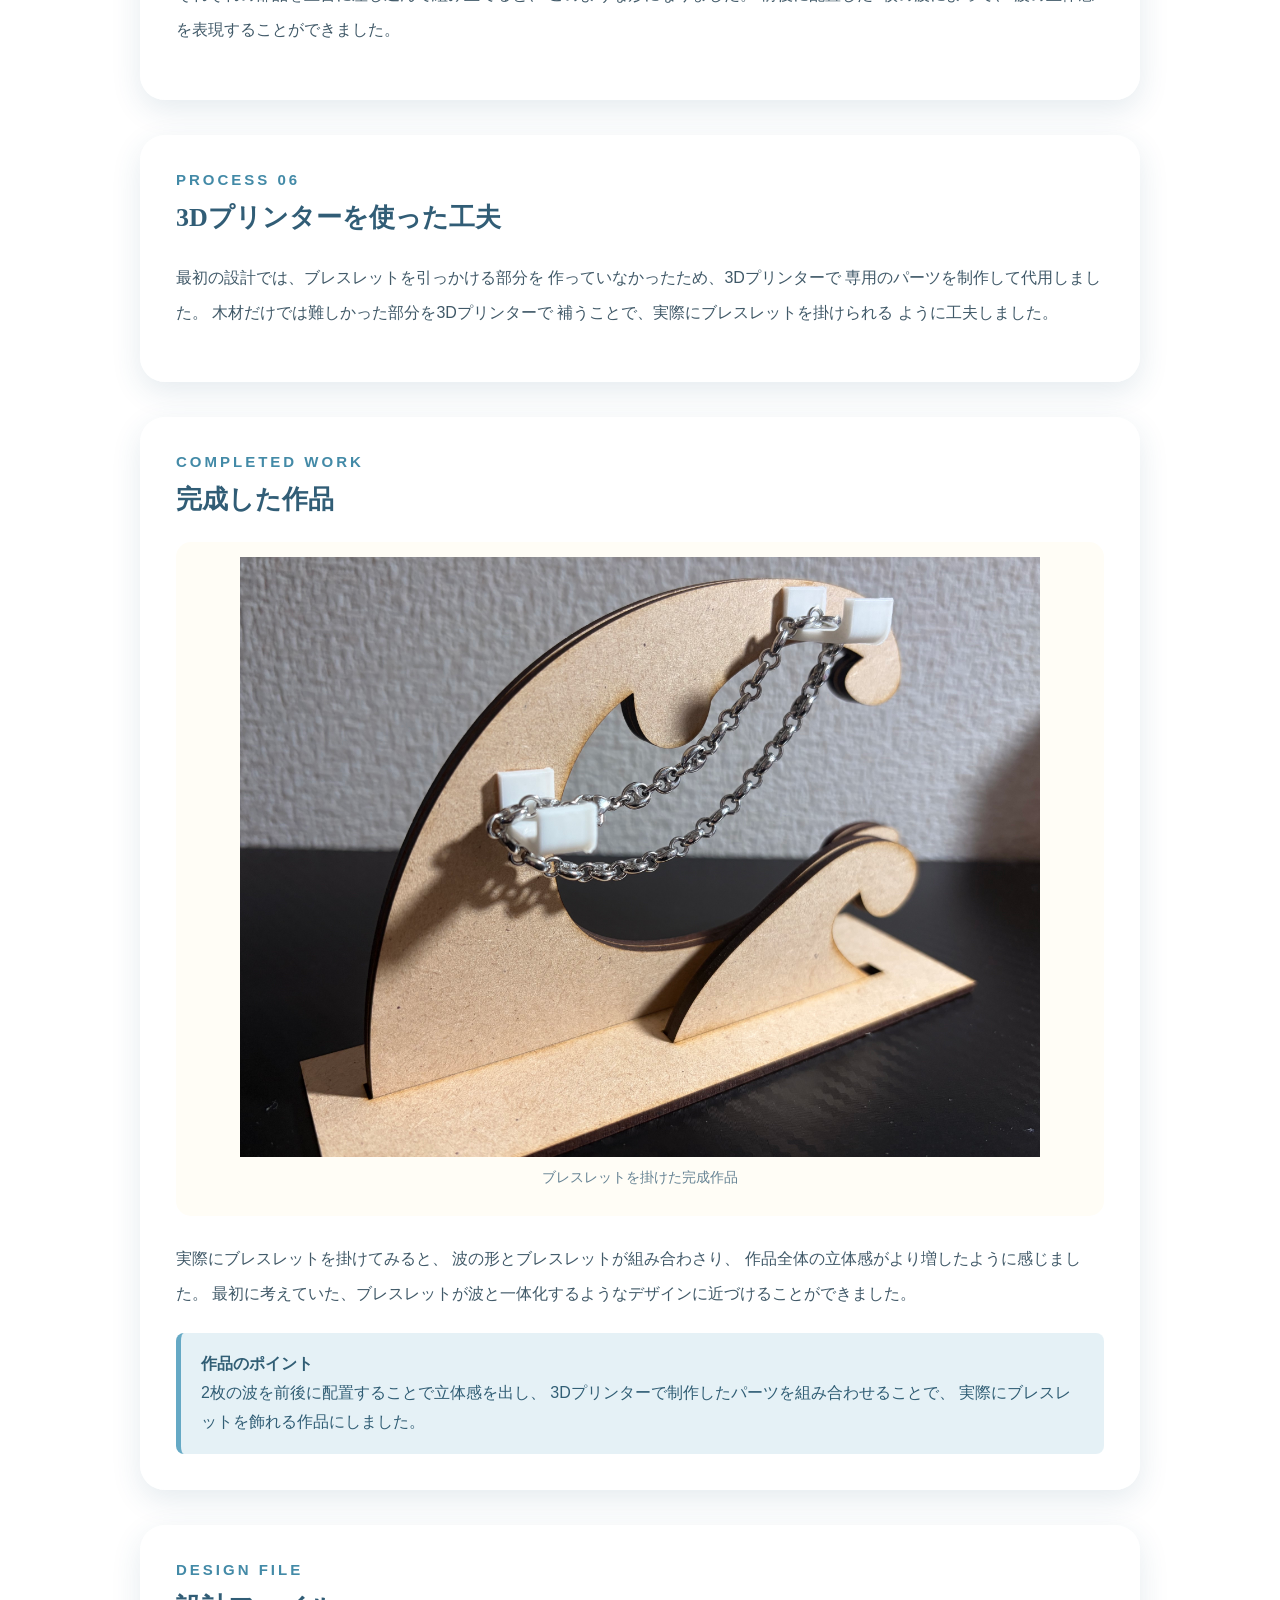
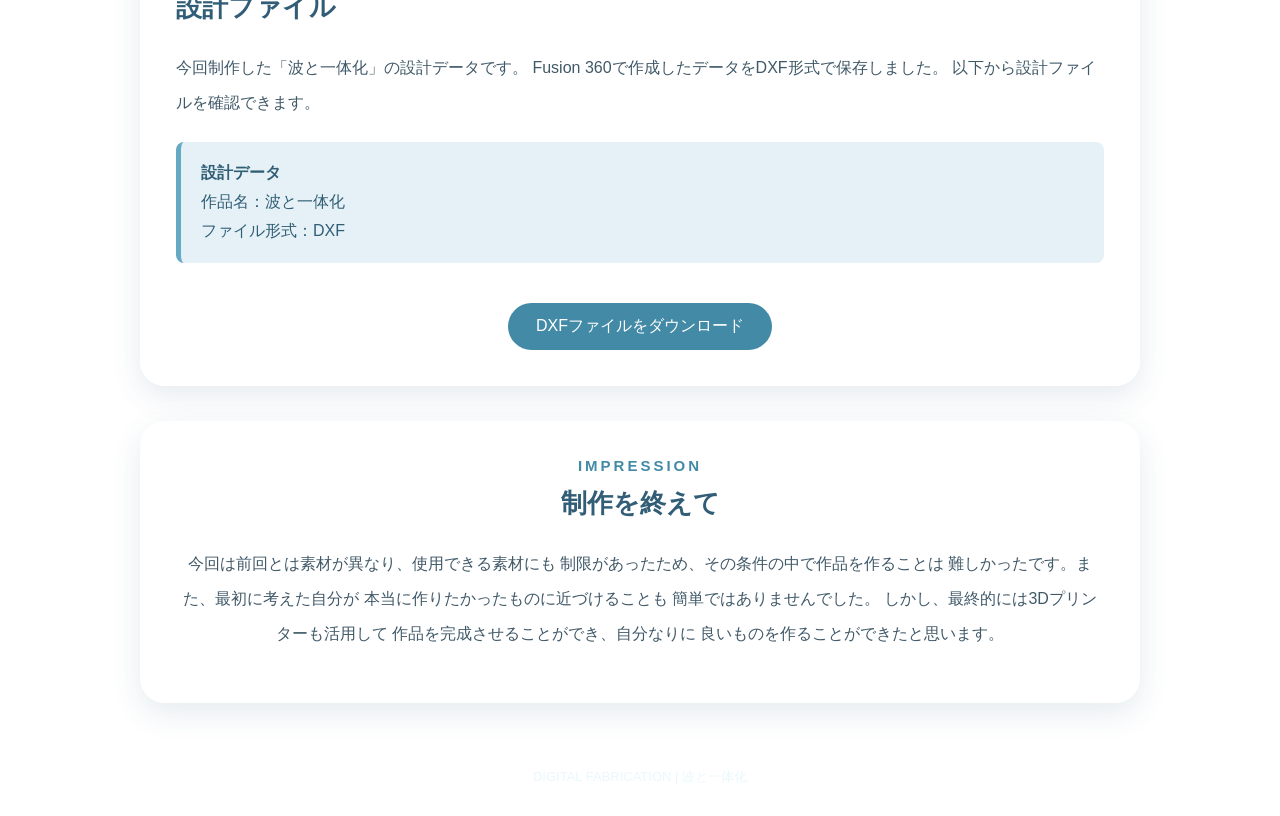
<file: digi_fab/1.html>
<!DOCTYPE html>
<html lang="ja">
<head>
<meta charset="UTF-8">
<meta name="viewport" content="width=device-width, initial-scale=1.0">
<title>波と一体化</title>

<style>
* {
    box-sizing: border-box;
    scroll-behavior: smooth;
}

body {
    margin: 0;
    font-family: "Yu Gothic", "Meiryo", sans-serif;
    color: #30495a;
    background: linear-gradient(
        180deg,
        #83c9ed 0%,
        #c4e4f3 40%,
        #75b8c9 70%,
        #267c98 100%
    );
    background-attachment: fixed;
}

/* 背景 */
body::before {
    content: "";
    position: fixed;
    inset: 0;
    z-index: -1;
    background:
    linear-gradient(
        145deg,
        transparent 38%,
        rgba(103,135,148,0.3) 39%,
        rgba(103,135,148,0.3) 46%,
        transparent 47%
    ),
    linear-gradient(
        215deg,
        transparent 40%,
        rgba(255,255,255,0.3) 41%,
        rgba(255,255,255,0.3) 48%,
        transparent 49%
    );
}

/* ヘッダー */
header {
    text-align: center;
    padding: 75px 20px 45px;
}

header .subtitle {
    letter-spacing: 5px;
    font-size: 15px;
    color: #426c82;
    font-weight: bold;
}

header h1 {
    font-family: "Yu Mincho", serif;
    font-size: 55px;
    font-weight: normal;
    color: #244b64;
    margin: 15px 0;
    letter-spacing: 10px;
}

header p {
    color: #42677e;
    font-size: 16px;
}

/* ナビゲーション */
nav {
    display: flex;
    justify-content: center;
    flex-wrap: wrap;
    gap: 12px;
    margin: 10px auto 35px;
    padding: 0 15px;
}

nav a {
    text-decoration: none;
    color: #31586e;
    background: rgba(255,255,255,0.7);
    border: 1px solid rgba(255,255,255,0.9);
    padding: 12px 24px;
    border-radius: 30px;
    font-size: 14px;
    transition: 0.3s;
}

nav a:hover {
    background: #ffffff;
    transform: translateY(-3px);
}

/* メイン */
main {
    width: 90%;
    max-width: 1000px;
    margin: auto;
}

/* パネル */
.panel {
    background: rgba(255,255,255,0.76);
    backdrop-filter: blur(12px);
    -webkit-backdrop-filter: blur(12px);
    border: 1px solid rgba(255,255,255,0.85);
    border-radius: 25px;
    padding: 35px;
    margin-bottom: 35px;
    box-shadow: 0 10px 30px rgba(40,90,120,0.12);
}

/* はじめに */
.intro {
    max-width: 800px;
    margin: 0 auto 45px;
}

.intro h2 {
    font-family: "Yu Mincho", serif;
    font-size: 25px;
    border-bottom: 1px solid #9bbdce;
    padding-bottom: 12px;
}

.intro p {
    line-height: 2.2;
    font-size: 16px;
}

/* 番号 */
.number {
    color: #438aa7;
    font-size: 15px;
    letter-spacing: 3px;
    font-weight: bold;
}

/* 見出し */
.panel h2 {
    font-family: "Yu Mincho", serif;
    font-size: 26px;
    color: #315d76;
    margin-top: 12px;
    margin-bottom: 25px;
}

/* 画像 */
.graph {
    background: #fffdf6;
    padding: 15px;
    border-radius: 15px;
    margin: 25px auto;
    text-align: center;
}

.graph img {
    display: block;
    width: 100%;
    max-width: 850px;
    max-height: 600px;
    height: auto;
    object-fit: contain;
    margin: auto;
}

/* 画像の説明 */
.caption {
    text-align: center;
    color: #668394;
    font-size: 14px;
    margin-top: 12px;
}

/* 説明文 */
.description {
    font-size: 16px;
    line-height: 2.2;
    color: #405968;
    margin-top: 25px;
}

/* 注目ポイント */
.point {
    background: rgba(111,177,205,0.18);
    border-left: 5px solid #65a9c5;
    padding: 17px 20px;
    border-radius: 8px;
    margin-top: 22px;
    color: #315e75;
    line-height: 1.8;
}

/* DXFファイル */
.file-link {
    display: inline-block;
    margin-top: 15px;
    padding: 13px 28px;
    background: #438aa7;
    color: white;
    text-decoration: none;
    border-radius: 30px;
    transition: 0.3s;
}

.file-link:hover {
    background: #315d76;
    transform: translateY(-3px);
}

.file-area {
    text-align: center;
    margin-top: 25px;
}

/* 感想 */
.conclusion {
    text-align: center;
}

.conclusion h2 {
    font-family: "Yu Mincho", serif;
}

/* フッター */
footer {
    text-align: center;
    padding: 30px;
    color: #eaf7fc;
    font-size: 13px;
}

/* スマホ対応 */
@media (max-width: 600px) {
    header {
        padding-top: 50px;
    }

    header h1 {
        font-size: 35px;
        letter-spacing: 5px;
    }

    main {
        width: 94%;
    }

    .panel {
        padding: 22px 17px;
    }

    .panel h2 {
        font-size: 21px;
    }

    .description {
        font-size: 14px;
    }

    .graph img {
        max-height: 450px;
    }
}
</style>
</head>

<body>

<header>
    <div class="subtitle">DIGITAL FABRICATION</div>
    <h1>波と一体化</h1>
    <p>大切なブレスレットを飾るアクセサリースタンド</p>
</header>

<nav>
    <a href="#intro">作品紹介</a>
    <a href="#sketch">スケッチ</a>
    <a href="#fusion">Fusion 360</a>
    <a href="#process">制作過程</a>
    <a href="#complete">完成作品</a>
    <a href="#design">DXFファイル</a>
    <a href="#summary">感想</a>
</nav>

<main>

    <!-- 作品紹介 -->
    <section class="panel intro" id="intro">

        <h2>作品を作った理由</h2>

        <p>
            今回は、友達からもらった大切なブレスレットを
            飾るためのアクセサリースタンドを制作しました。
            以前からブレスレットを置く場所が決まって
            いなかったため、波をモチーフにした置物に
            飾ることで、ブレスレットが波と一体化するような
            デザインにしたいと考えました。
        </p>

    </section>


    <!-- 制作過程 01 -->
    <section class="panel" id="sketch">

        <div class="number">PROCESS 01</div>
        <h2>スケッチ・デザインの考案</h2>

        <div class="graph">
            <img src="images/namisuketti1.jpeg"
                 alt="最初に考えた波のデザインのスケッチ">
            <p class="caption">最初に考えたデザインのスケッチ</p>
        </div>

        <p class="description">
            最初は波を1枚だけで作ろうと考えていました。
            しかし、波を2枚使って前後に配置することで、
            平面的ではなく立体感のある波を表現できると
            思い、このデザインにしました。
        </p>

    </section>


    <!-- 制作過程 02 -->
    <section class="panel" id="fusion">

        <div class="number">PROCESS 02</div>
        <h2>Fusion 360での設計</h2>

        <div class="graph">
            <img src="images/namifusion2.jpeg"
                 alt="Fusion 360で作成した波の設計画面">
            <p class="caption">Fusion 360での設計画面</p>
        </div>

        <p class="description">
            今回はFusion 360を使って設計を行いました。
            使用できる素材に限りがあったため、
            最初に長方形で大まかなサイズを決め、
            その範囲内に収まるように波の形や土台を
            作成していきました。
        </p>

    </section>


    <!-- 制作過程 03 -->
    <section class="panel" id="process">

        <div class="number">PROCESS 03</div>
        <h2>Illustratorでの調整</h2>

        <p class="description">
            Fusion 360で作成したデザインをIllustratorで
            調整した際、波を1枚だけで作ると厚みが
            足りないことがわかりました。
            そのため、波の部分をそれぞれ2枚ずつに変更し、
            土台に差し込む溝の部分も2倍にしました。
            このように変更することで、強度と立体感を
            考えた設計にすることができました。
        </p>

    </section>


    <!-- 完成前の部品 -->
    <section class="panel">

        <div class="number">PROCESS 04</div>
        <h2>レーザーカット後の部品</h2>

        <div class="graph">
            <img src="images/namikansei1.jpeg"
                 alt="レーザーカットで制作した部品">
            <p class="caption">組み立てる前の部品</p>
        </div>

        <p class="description">
            設計したデータをもとにレーザーカッターで
            木材を加工しました。
            波のパーツや土台など、それぞれの部品を
            切り出して組み立ての準備をしました。
        </p>

    </section>


    <!-- 組み立て後 -->
    <section class="panel">

        <div class="number">PROCESS 05</div>
        <h2>組み立て後の様子</h2>

        <div class="graph">
            <img src="images/namikansei2.jpeg"
                 alt="組み立て後のアクセサリースタンド">
            <p class="caption">組み立て後の作品</p>
        </div>

        <p class="description">
            それぞれの部品を土台に差し込んで組み立てると、
            このような形になりました。
            前後に配置した2枚の波によって、
            波の立体感を表現することができました。
        </p>

    </section>


    <!-- 3Dプリンター -->
    <section class="panel">

        <div class="number">PROCESS 06</div>
        <h2>3Dプリンターを使った工夫</h2>

        <p class="description">
            最初の設計では、ブレスレットを引っかける部分を
            作っていなかったため、3Dプリンターで
            専用のパーツを制作して代用しました。
            木材だけでは難しかった部分を3Dプリンターで
            補うことで、実際にブレスレットを掛けられる
            ように工夫しました。
        </p>

    </section>


    <!-- 完成作品 -->
    <section class="panel" id="complete">

        <div class="number">COMPLETED WORK</div>
        <h2>完成した作品</h2>

        <div class="graph">
            <img src="images/namikansei3.jpeg"
                 alt="ブレスレットを掛けた完成作品">
            <p class="caption">ブレスレットを掛けた完成作品</p>
        </div>

        <p class="description">
            実際にブレスレットを掛けてみると、
            波の形とブレスレットが組み合わさり、
            作品全体の立体感がより増したように感じました。
            最初に考えていた、ブレスレットが波と一体化するようなデザインに近づけることができました。
        </p>

        <div class="point">
            <strong>作品のポイント</strong><br>
            2枚の波を前後に配置することで立体感を出し、
            3Dプリンターで制作したパーツを組み合わせることで、
            実際にブレスレットを飾れる作品にしました。
        </div>

    </section>


    <!-- DXFファイル -->
    <section class="panel" id="design">

        <div class="number">DESIGN FILE</div>
        <h2>設計ファイル</h2>

        <p class="description">
            今回制作した「波と一体化」の設計データです。
            Fusion 360で作成したデータをDXF形式で保存しました。
            以下から設計ファイルを確認できます。
        </p>

        <div class="point">
            <strong>設計データ</strong><br>
            作品名：波と一体化<br>
            ファイル形式：DXF
        </div>

        <div class="file-area">
            <a href="files/akuba.dxf"
               class="file-link"
               download>
               DXFファイルをダウンロード
            </a>
        </div>

    </section>


    <!-- 感想 -->
    <section class="panel conclusion" id="summary">

        <div class="number">IMPRESSION</div>
        <h2>制作を終えて</h2>

        <p class="description">
            今回は前回とは素材が異なり、使用できる素材にも
            制限があったため、その条件の中で作品を作ることは
            難しかったです。また、最初に考えた自分が
            本当に作りたかったものに近づけることも
            簡単ではありませんでした。
            しかし、最終的には3Dプリンターも活用して
            作品を完成させることができ、自分なりに
            良いものを作ることができたと思います。
        </p>

    </section>

</main>

<footer>
    DIGITAL FABRICATION | 波と一体化
</footer>

</body>
</html>
</file>
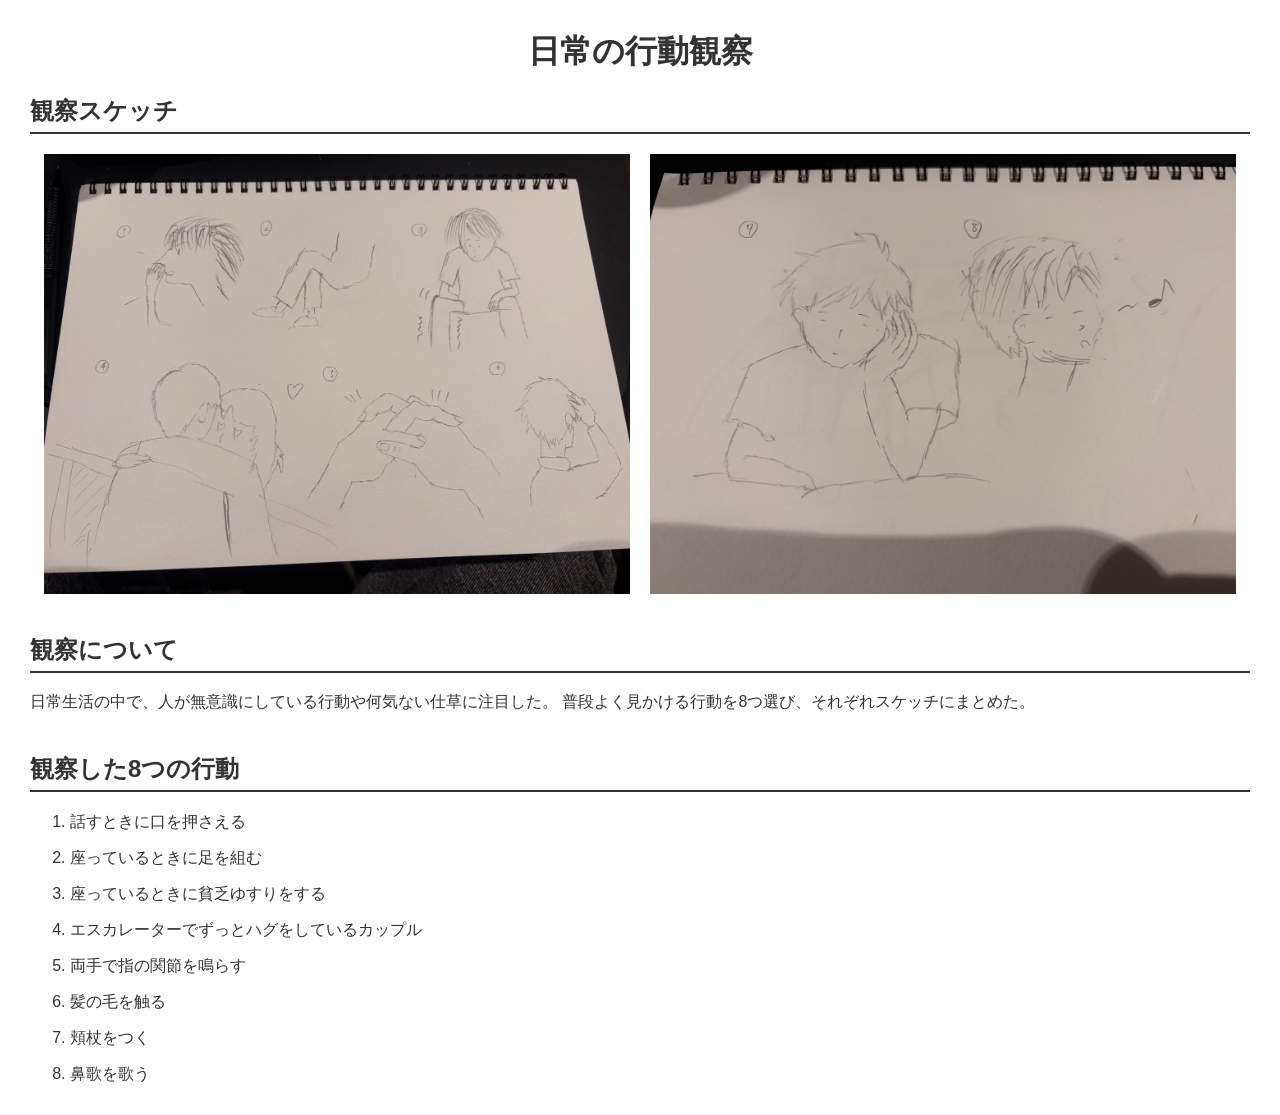
<file: digi_fab/2.html>
<!DOCTYPE html>
<html lang="ja">
<head>
<meta charset="UTF-8">
<title>日常の行動観察</title>

<style>
body {
    font-family: sans-serif;
    margin: 30px;
    background-color: white;
    color: #333;
}

h1 {
    text-align: center;
}

h2 {
    border-bottom: 2px solid #333;
    padding-bottom: 5px;
}

.photos {
    display: flex;
    gap: 20px;
    justify-content: center;
}

.photos img {
    width: 48%;
    height: auto;
}

section {
    margin-top: 40px;
}

li {
    margin-bottom: 15px;
}
</style>

</head>

<body>

<h1>日常の行動観察</h1>

<h2>観察スケッチ</h2>

<div class="photos">
    <img src="images/ningenkansatu1.jpeg" alt="観察スケッチ1">
    <img src="images/ningenkansatu2.jpeg" alt="観察スケッチ2">
</div>

<section>
<h2>観察について</h2>

<p>
日常生活の中で、人が無意識にしている行動や何気ない仕草に注目した。
普段よく見かける行動を8つ選び、それぞれスケッチにまとめた。
</p>
</section>

<section>
<h2>観察した8つの行動</h2>

<ol>
    <li>話すときに口を押さえる</li>
    <li>座っているときに足を組む</li>
    <li>座っているときに貧乏ゆすりをする</li>
    <li>エスカレーターでずっとハグをしているカップル</li>
    <li>両手で指の関節を鳴らす</li>
    <li>髪の毛を触る</li>
    <li>頬杖をつく</li>
    <li>鼻歌を歌う</li>
</ol>

</section>

</body>
</html>
</file>
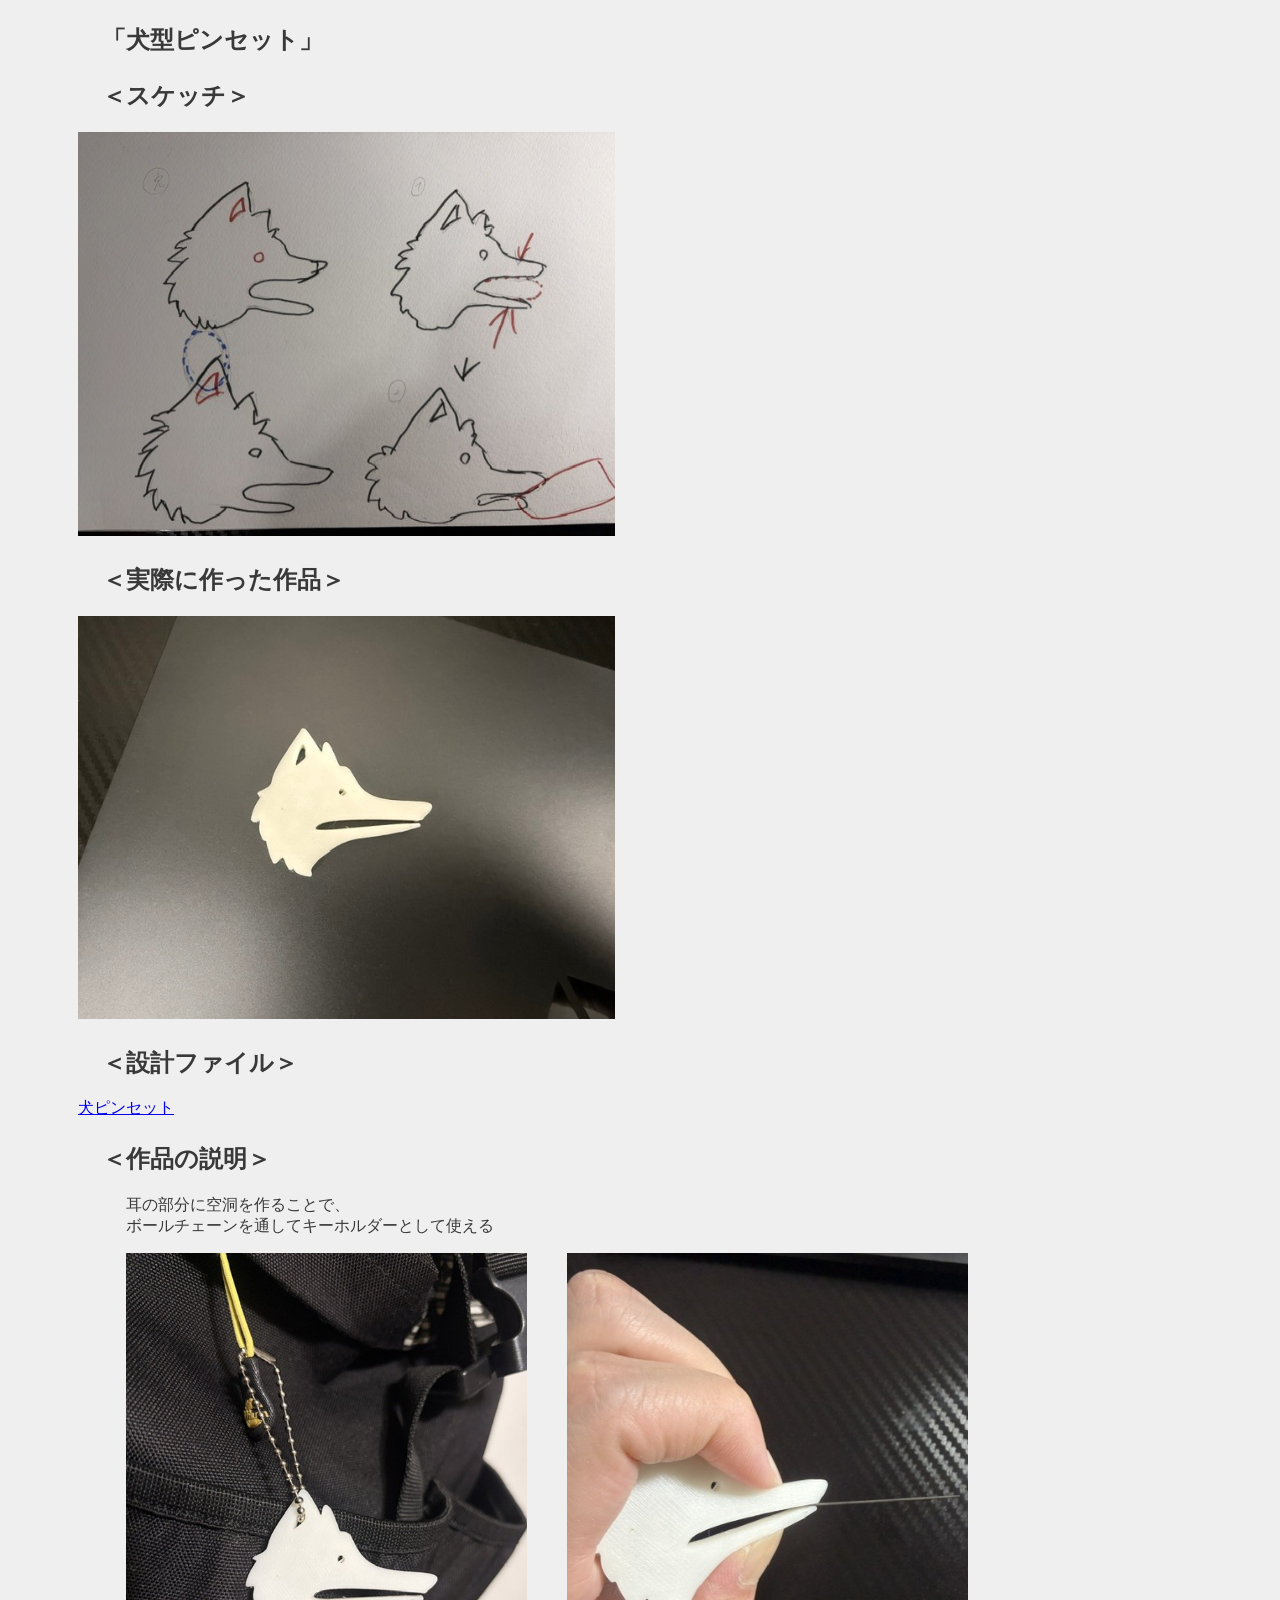
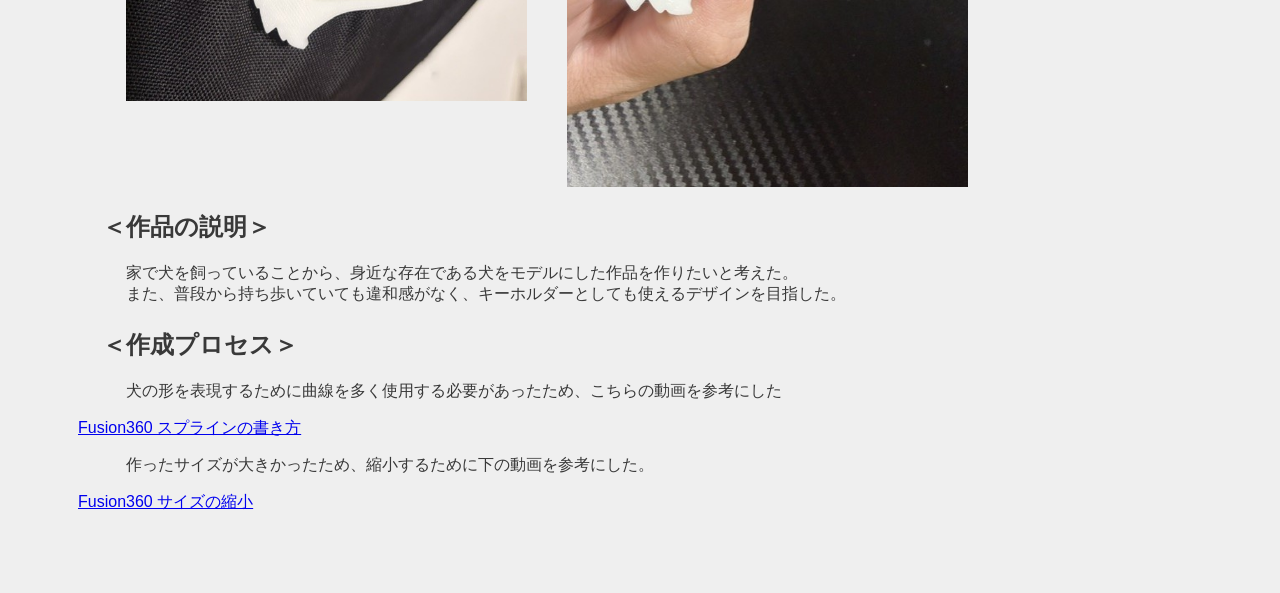
<file: digi_fab/3.html>
<!DOCTYPE html>
<html lang="ja">
    <head>
        <meta charset="UTF-8">
        <meta name="viewport" content="width=device-width,initial-scale=1.0">
        <title>犬型ピンセットの制作</title>
        <link rel="stylesheet" href="css/style.css">
    </head>
<body>
    <div>
    <h2>「犬型ピンセット」</h2>
    <h2>＜スケッチ＞</h2>
    <img src="./images/suketti.kansei.jpg" width="45%"><br>
    </div>
    <div>
    <h2>＜実際に作った作品＞</h2>
    <img src="./images/inu.kansei.jpg" width="45%"><br>
    <h2>＜設計ファイル＞</h2>
    <a href="files/dog1.stl">犬ピンセット</a><br>
    </div>

    <div>
    <h2>＜作品の説明＞</h2>
    <p>耳の部分に空洞を作ることで、<br>
        ボールチェーンを通してキーホルダーとして使える</p>
    <div class="images">
     <img src="./images/inu.ki-horuda-.jpg"alt="キーホルダー" width="30%"
        ><br>
     <img src="./images/inu.tukamu.jpg"alt="ピンセットの使用例" width="30%"><br>
</div>
    </div>
<div><h2>＜作品の説明＞</h2>
    <p>家で犬を飼っていることから、身近な存在である犬をモデルにした作品を作りたいと考えた。<br>
        また、普段から持ち歩いていても違和感がなく、キーホルダーとしても使えるデザインを目指した。<br>
    </p>
</div>
<div>
    <h2>＜作成プロセス＞</h2>
    <p>犬の形を表現するために曲線を多く使用する必要があったため、こちらの動画を参考にした</p>
    <a href="https://www.youtube.com/embed/DQKroFWztYI" target="_blank">Fusion360 スプラインの書き方</a>
    <p>作ったサイズが大きかったため、縮小するために下の動画を参考にした。</p>
<a href="https://www.youtube.com/embed/IwchFgkYwGI" target="_blank">Fusion360 サイズの縮小 </a>
</div>

</body>
</html>
</file>
<file: css/style.css>
@charset "utf-8";
/* 冒頭でimport */
@import url('https://fonts.googleapis.com/css?family=Raleway:700&display=swap');
@import url('https://fonts.googleapis.com/css?family=M+PLUS+Rounded+1c:400,700&display=swap&subset=japanese');
/* フォントを指定したいところで */

logo img{
    border-radius: 50%;
    width: 150px;
    height: 150px;
    object-fit: cover; /* 画像のトリミング */
}

logotohome img{
    border-radius: 70%;
    width: 70px;
    height: 70px;
    object-fit: cover; /* 画像のトリミング */
}



/* ========== common ========== */
html, body {
	font-size: 16px;
	font-family: sans-serif;
	color: #393939;
    margin-left: 15px;
    margin-bottom: 40px;
	background: #efefef;
}
h1{
    text-indent: 0em;
}
h2{
    margin-left: 1em;
    margin-top: 1em;
}
h3{
    margin-left: 2em;
}
div{
    margin-top: 1em;
    margin-left: 3em;
}
p{
    margin-left: 3em;
}
span.blackback{
    text-indent: 3em;
    background: #393939;
    color: #efefef;
}
</file>
<file: de12/css/style.css>
@charset "utf-8";
/* 冒頭でimport */
@import url('https://fonts.googleapis.com/css?family=Raleway:700&display=swap');
@import url('https://fonts.googleapis.com/css?family=M+PLUS+Rounded+1c:400,700&display=swap&subset=japanese');
/* フォントを指定したいところで */

logo img{
    border-radius: 50%;
    width: 150px;
    height: 150px;
    object-fit: cover; /* 画像のトリミング */
}

logotohome img{
    border-radius: 70%;
    width: 70px;
    height: 70px;
    object-fit: cover; /* 画像のトリミング */
}



/* ========== common ========== */
html, body {
	font-size: 16px;
	font-family: sans-serif;
	color: #393939;
    margin-left: 15px;
    margin-bottom: 40px;
	background: #efefef;
}
h1{
    text-indent: 0em;
}
h2{
    margin-left: 1em;
    margin-top: 1em;
}
h3{
    margin-left: 2em;
}
div{
    margin-top: 1em;
    margin-left: 3em;
}
p{
    margin-left: 3em;
}
span.blackback{
    text-indent: 3em;
    background: #393939;
    color: #efefef;
}
</file>
<file: digi_fab/css/style.css>
@charset "utf-8";
/* 冒頭でimport */
@import url('https://fonts.googleapis.com/css?family=Raleway:700&display=swap');
@import url('https://fonts.googleapis.com/css?family=M+PLUS+Rounded+1c:400,700&display=swap&subset=japanese');
/* フォントを指定したいところで */

logo img{
    border-radius: 50%;
    width: 150px;
    height: 150px;
    object-fit: cover; /* 画像のトリミング */
}

logotohome img{
    border-radius: 70%;
    width: 70px;
    height: 70px;
    object-fit: cover; /* 画像のトリミング */
}



/* ========== common ========== */
html, body {
	font-size: 16px;
	font-family: sans-serif;
	color: #393939;
    margin-left: 15px;
    margin-bottom: 40px;
	background: #efefef;
}
h1{
    text-indent: 0em;
}
h2{
    margin-left: 1em;
    margin-top: 1em;
}
h3{
    margin-left: 2em;
}
div{
    margin-top: 1em;
    margin-left: 3em;
}
p{
    margin-left: 3em;
}
span.blackback{
    text-indent: 3em;
    background: #393939;
    color: #efefef;
}

.images {
    display: flex;
    gap: 20px;
    align-items: flex-start;
}
.images img {
    width: 35%;
    height: auto;
}
</file>
